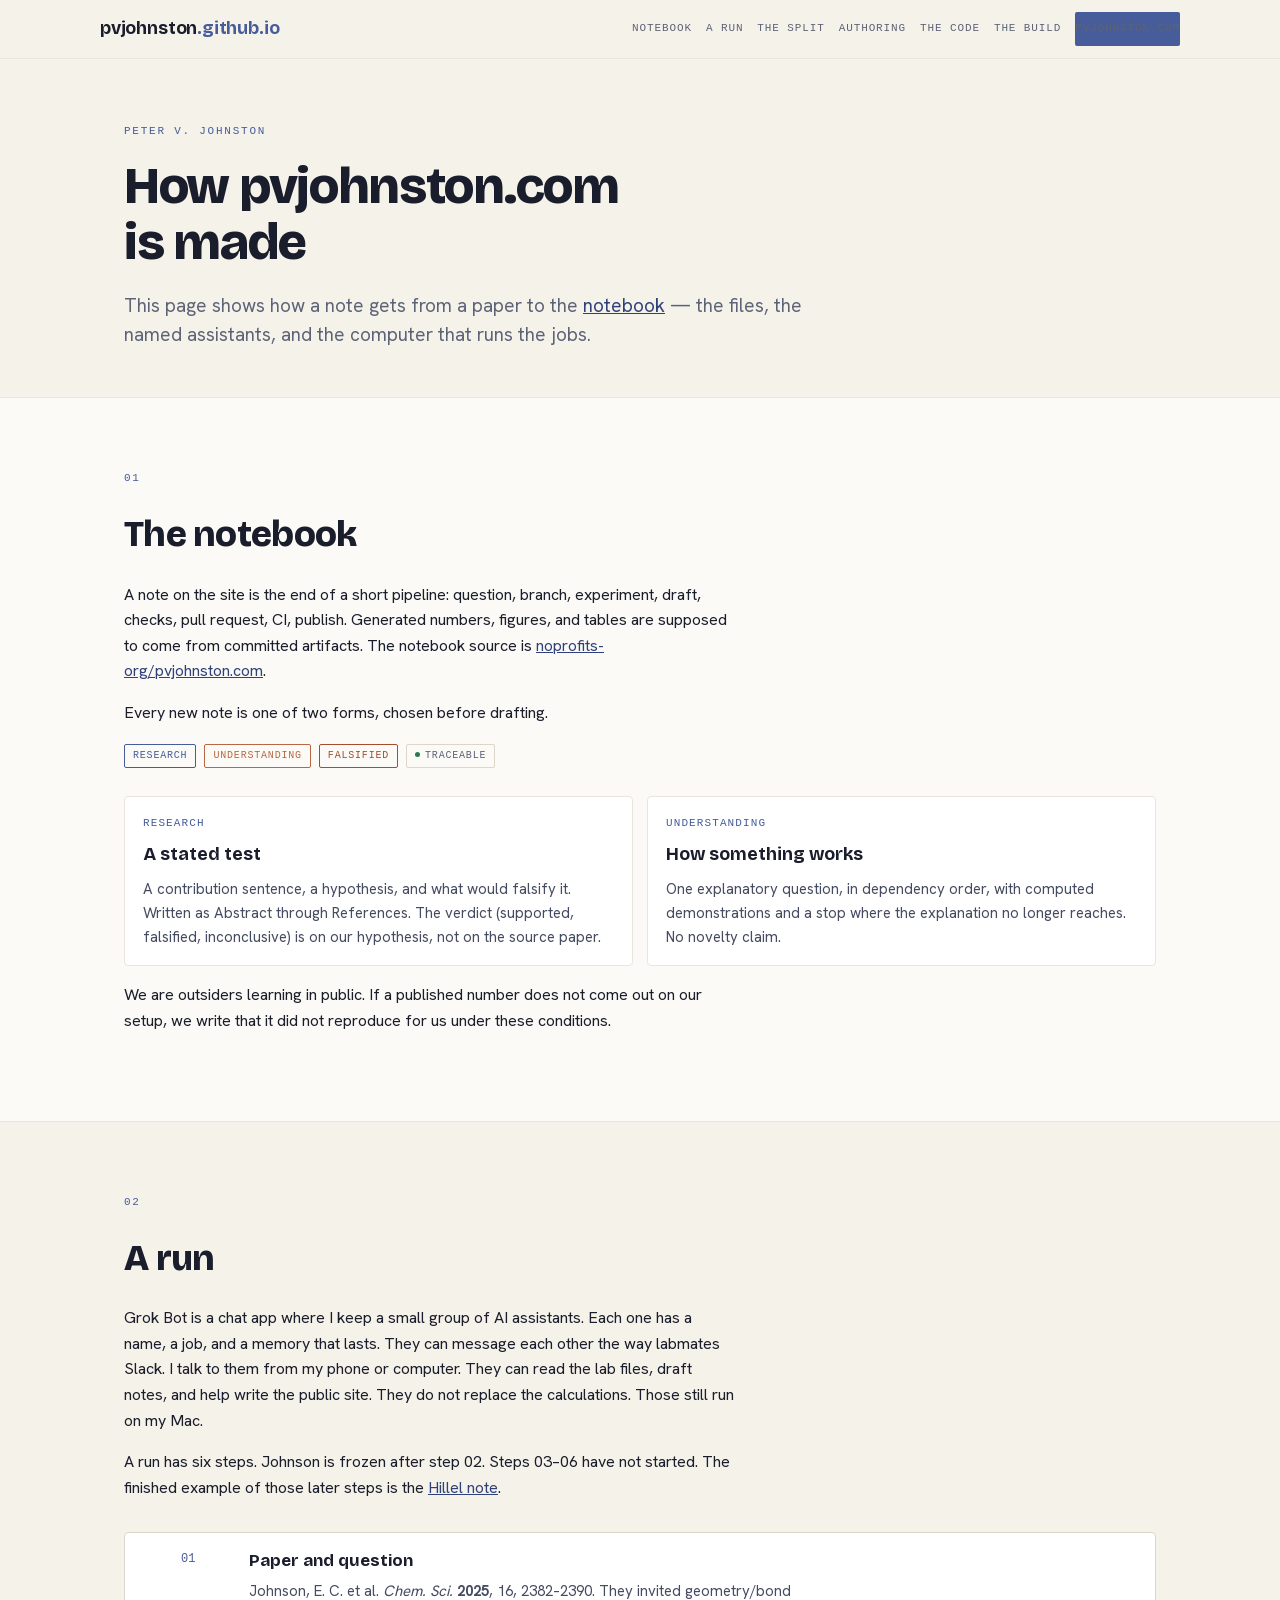
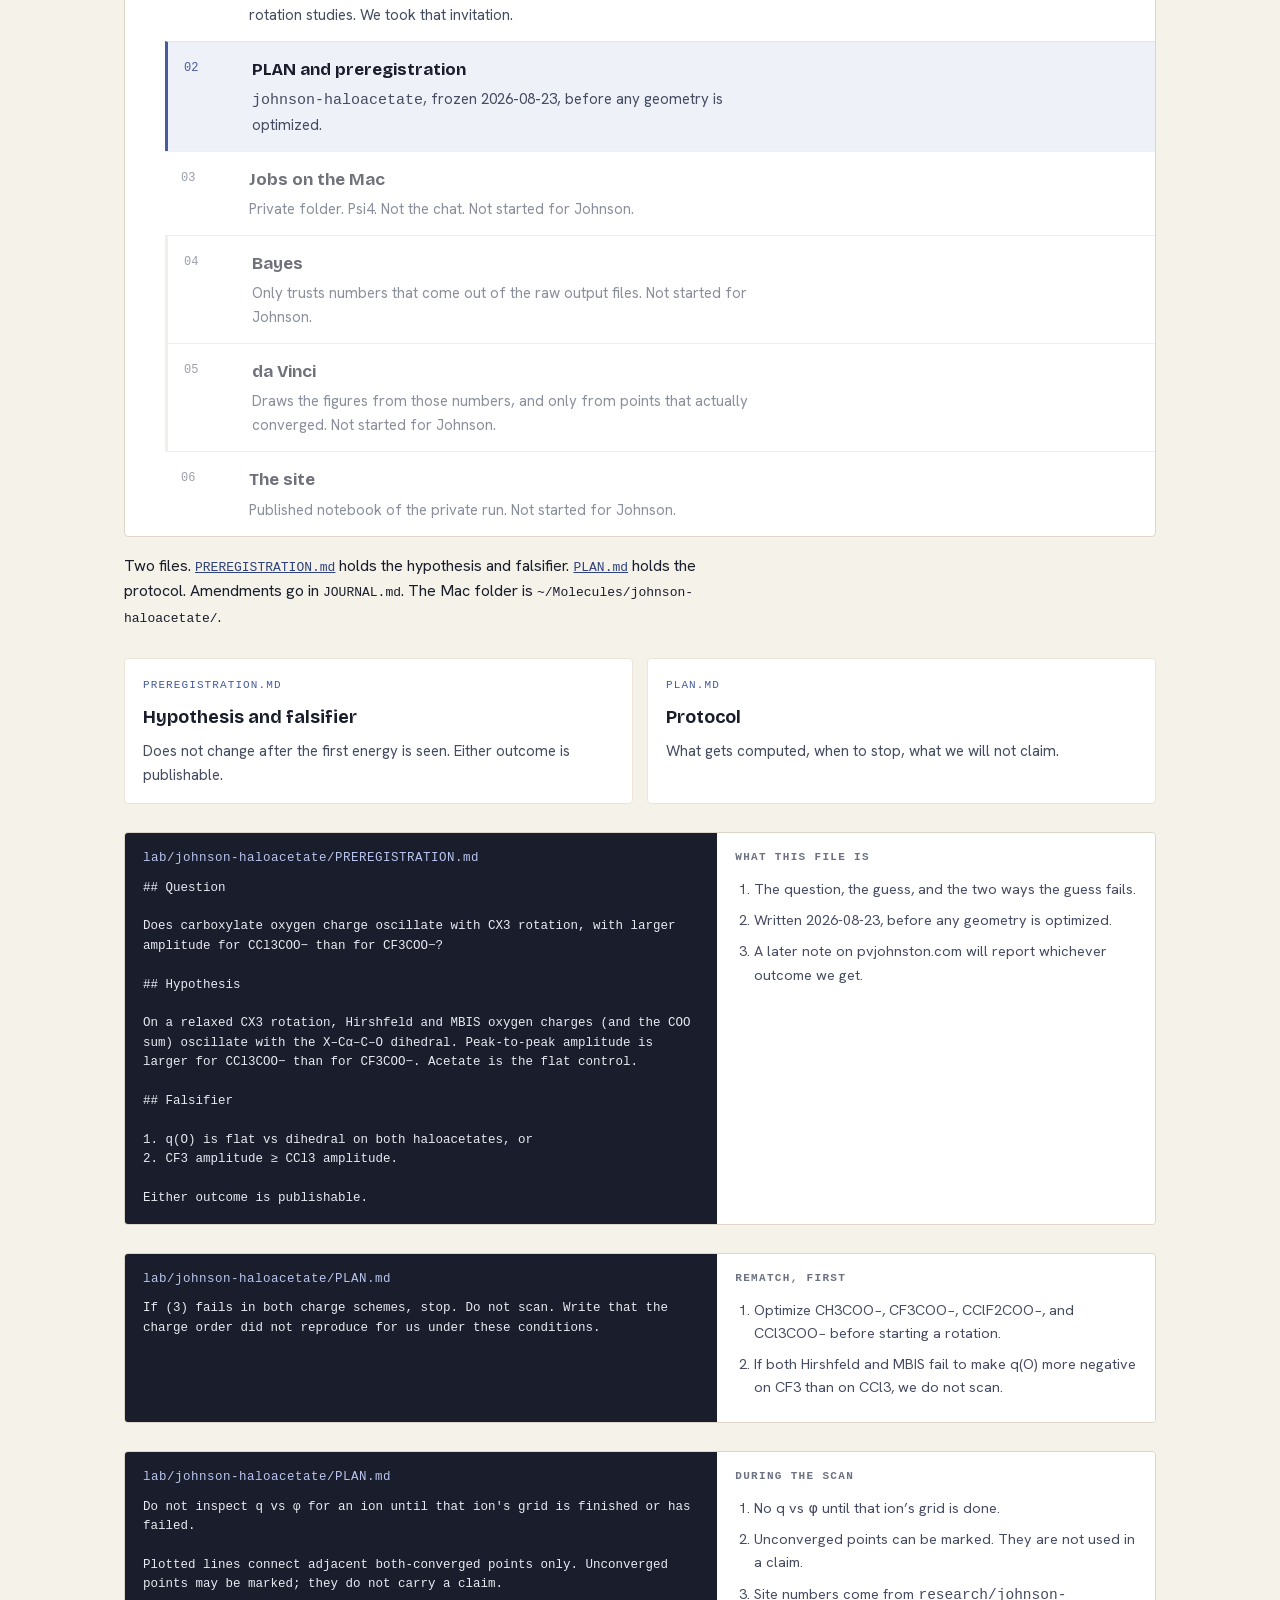
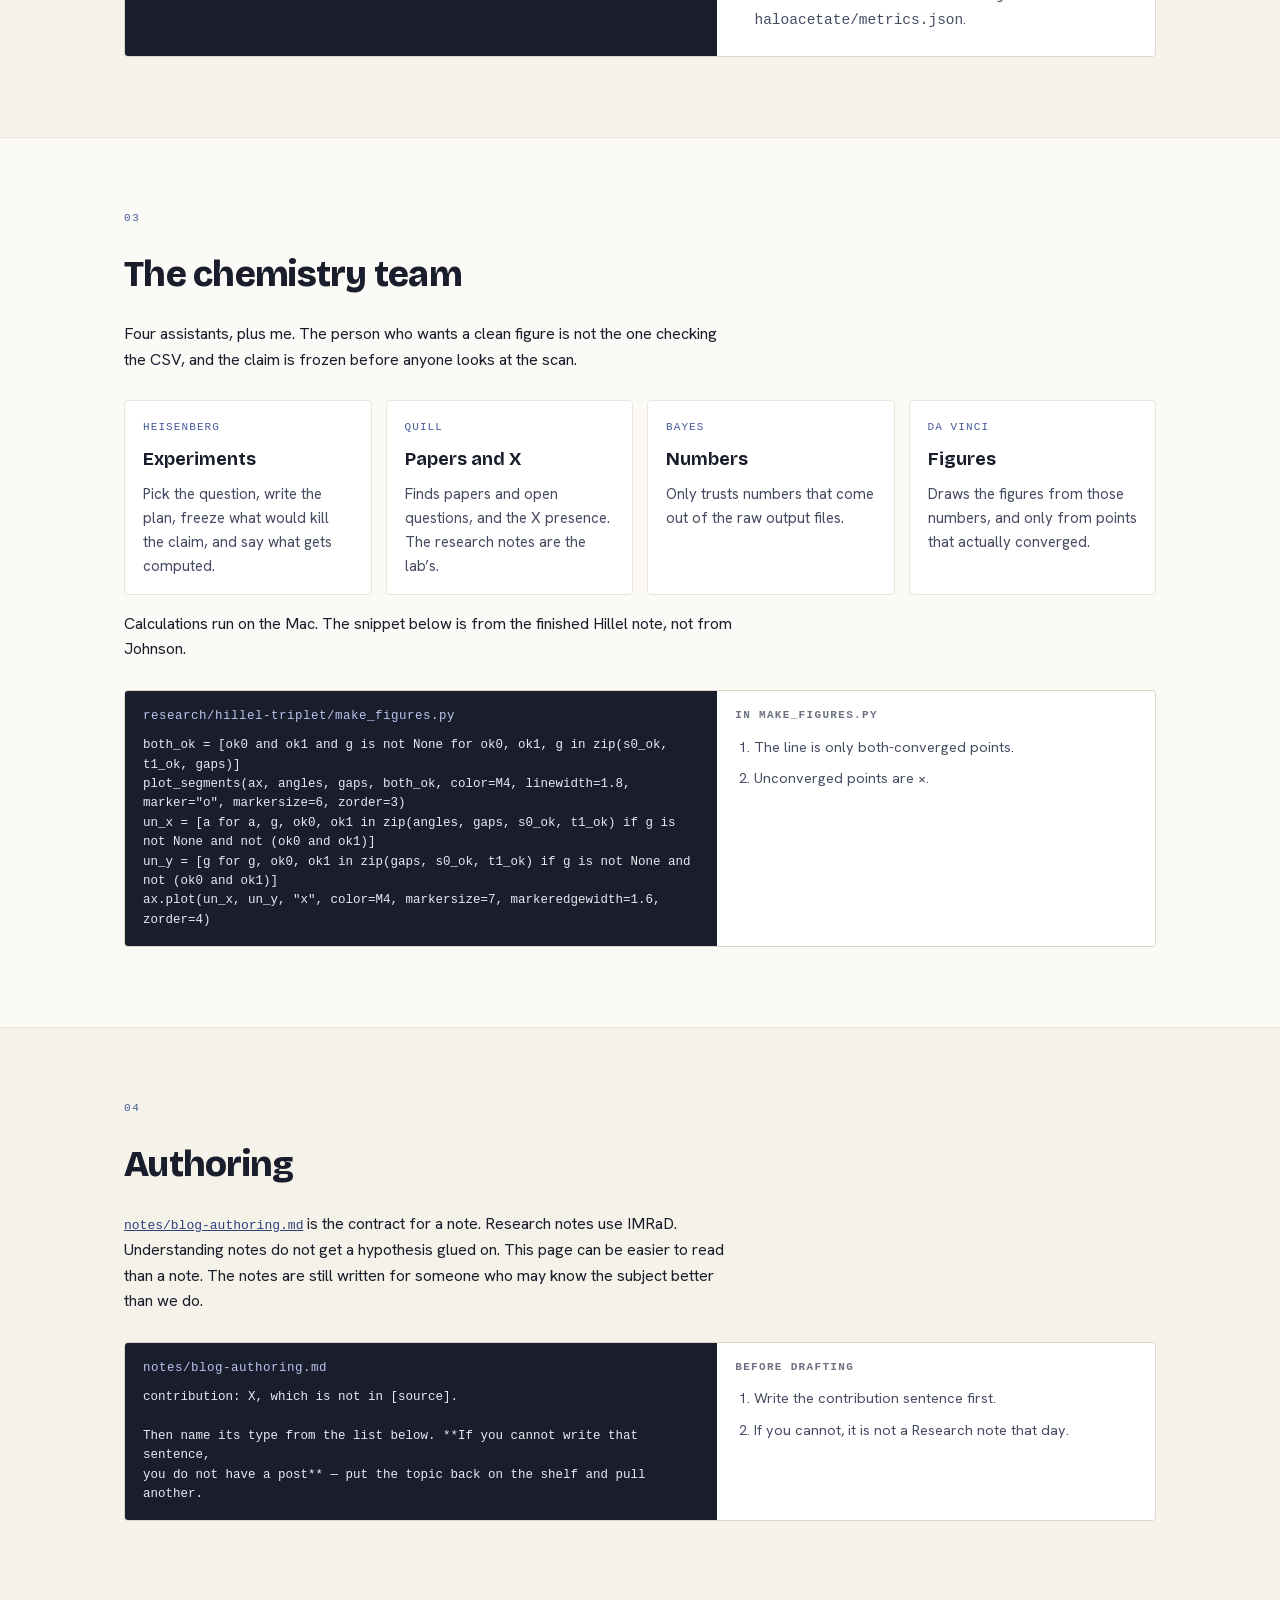
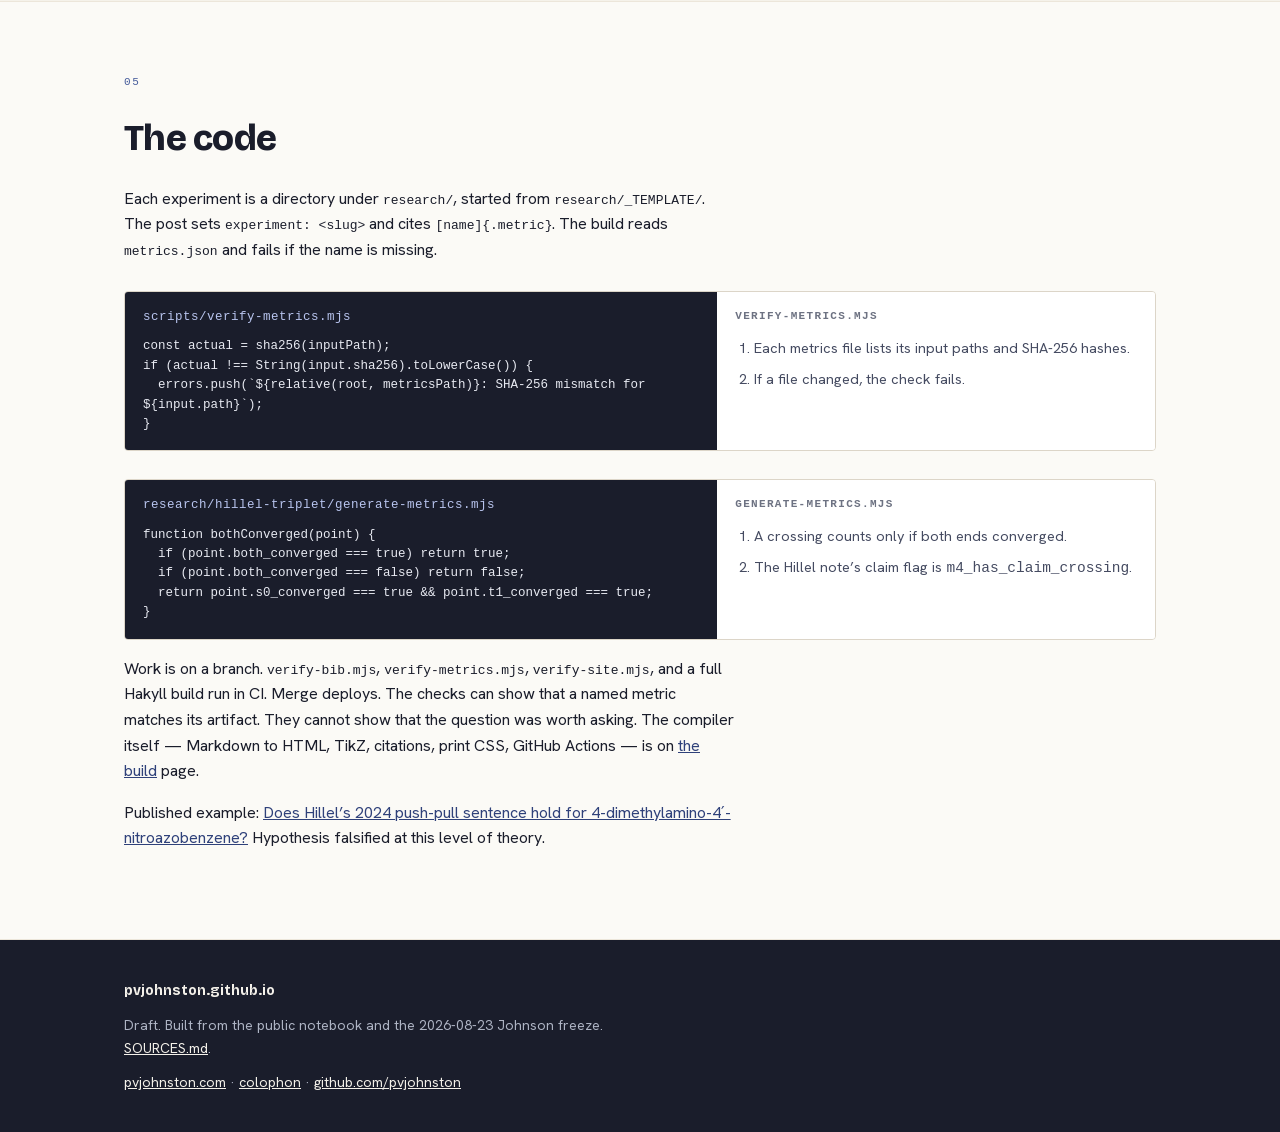
<file: index.html>
<!DOCTYPE html>
<html lang="en">
<head>
  <meta charset="utf-8">
  <meta name="viewport" content="width=device-width, initial-scale=1">
  <title>How pvjohnston.com is made</title>
  <meta name="description" content="How the research notebook at pvjohnston.com is made: authoring rules, the chemistry lab on Grok Bot, and the checks on the public site.">
  <link rel="stylesheet" href="styles.css">
</head>
<body>
  <a class="skip" href="#main">Skip to content</a>
  <header class="site-header">
    <div class="wrap header-bar">
      <a class="wordmark" href="./">pvjohnston<span>.github.io</span></a>
      <nav class="nav" aria-label="Sections">
        <a href="#notebook">Notebook</a>
        <a href="#run">A run</a>
        <a href="#split">The split</a>
        <a href="#authoring">Authoring</a>
        <a href="#code">The code</a>
        <a href="build.html">The build</a>
        <a class="nav-cta" href="https://pvjohnston.com">pvjohnston.com</a>
      </nav>
    </div>
  </header>

  <main id="main">
    <header class="hero">
      <div class="wrap">
        <p class="kicker">Peter V. Johnston</p>
        <h1>How pvjohnston.com is made</h1>
        <p class="lede">
          This page shows how a note gets from a paper to the
          <a href="https://pvjohnston.com">notebook</a> — the files, the named
          assistants, and the computer that runs the jobs.
        </p>
      </div>
    </header>

    <section class="section" id="notebook">
      <div class="wrap">
        <p class="kicker">01</p>
        <h2>The notebook</h2>
        <p>
          A note on the site is the end of a short pipeline: question, branch,
          experiment, draft, checks, pull request, CI, publish. Generated
          numbers, figures, and tables are supposed to come from committed
          artifacts. The notebook source is
          <a href="https://github.com/noprofits-org/pvjohnston.com">noprofits-org/pvjohnston.com</a>.
        </p>
        <p>
          Every new note is one of two forms, chosen before drafting.
        </p>
        <div class="badge-row">
          <span class="badge badge-research">research</span>
          <span class="badge badge-understanding">understanding</span>
          <span class="badge badge-falsified">falsified</span>
          <span class="badge badge-traceable">traceable</span>
        </div>
        <div class="cards cards-2">
          <article class="card">
            <p class="who">Research</p>
            <h3>A stated test</h3>
            <p>
              A contribution sentence, a hypothesis, and what would falsify it.
              Written as Abstract through References. The verdict
              (supported, falsified, inconclusive) is on our hypothesis, not
              on the source paper.
            </p>
          </article>
          <article class="card">
            <p class="who">Understanding</p>
            <h3>How something works</h3>
            <p>
              One explanatory question, in dependency order, with computed
              demonstrations and a stop where the explanation no longer
              reaches. No novelty claim.
            </p>
          </article>
        </div>
        <p>
          We are outsiders learning in public. If a published number does not
          come out on our setup, we write that it did not reproduce for us
          under these conditions.
        </p>
      </div>
    </section>

    <section class="section" id="run">
      <div class="wrap">
        <p class="kicker">02</p>
        <h2>A run</h2>
        <p>
          Grok Bot is a chat app where I keep a small group of AI assistants.
          Each one has a name, a job, and a memory that lasts. They can message
          each other the way labmates Slack. I talk to them from my phone or
          computer. They can read the lab files, draft notes, and help write
          the public site. They do not replace the calculations. Those still
          run on my Mac.
        </p>
        <p>
          A run has six steps. Johnson is frozen after step 02. Steps 03–06
          have not started. The finished example of those later steps is the
          <a href="https://pvjohnston.com/posts/2026-08-22-does-push-pull-abolish-the-s0-t1-crossing.html">Hillel note</a>.
        </p>
        <ol class="pipeline" aria-label="A chemistry run">
          <li class="step">
            <span class="step-n">01</span>
            <div>
              <h3>Paper and question</h3>
              <p>Johnson, E. C. et al. <em>Chem. Sci.</em> <strong>2025</strong>, 16, 2382–2390. They invited geometry/bond rotation studies. We took that invitation.</p>
            </div>
          </li>
          <li class="step gate">
            <span class="step-n">02</span>
            <div>
              <h3>PLAN and preregistration</h3>
              <p><code>johnson-haloacetate</code>, frozen 2026-08-23, before any geometry is optimized.</p>
            </div>
          </li>
          <li class="step pending">
            <span class="step-n">03</span>
            <div>
              <h3>Jobs on the Mac</h3>
              <p>Private folder. Psi4. Not the chat. Not started for Johnson.</p>
            </div>
          </li>
          <li class="step gate pending">
            <span class="step-n">04</span>
            <div>
              <h3>Bayes</h3>
              <p>Only trusts numbers that come out of the raw output files. Not started for Johnson.</p>
            </div>
          </li>
          <li class="step gate pending">
            <span class="step-n">05</span>
            <div>
              <h3>da Vinci</h3>
              <p>Draws the figures from those numbers, and only from points that actually converged. Not started for Johnson.</p>
            </div>
          </li>
          <li class="step pending">
            <span class="step-n">06</span>
            <div>
              <h3>The site</h3>
              <p>Published notebook of the private run. Not started for Johnson.</p>
            </div>
          </li>
        </ol>
        <p>
          Two files.
          <a href="lab/johnson-haloacetate/PREREGISTRATION.md"><code>PREREGISTRATION.md</code></a>
          holds the hypothesis and falsifier.
          <a href="lab/johnson-haloacetate/PLAN.md"><code>PLAN.md</code></a>
          holds the protocol. Amendments go in <code>JOURNAL.md</code>.
          The Mac folder is <code>~/Molecules/johnson-haloacetate/</code>.
        </p>
        <div class="cards cards-2">
          <article class="card">
            <p class="who">PREREGISTRATION.md</p>
            <h3>Hypothesis and falsifier</h3>
            <p>Does not change after the first energy is seen. Either outcome is publishable.</p>
          </article>
          <article class="card">
            <p class="who">PLAN.md</p>
            <h3>Protocol</h3>
            <p>What gets computed, when to stop, what we will not claim.</p>
          </article>
        </div>
        <div class="pair">
          <pre class="pair-code"><span class="file">lab/johnson-haloacetate/PREREGISTRATION.md</span>## Question

Does carboxylate oxygen charge oscillate with CX3 rotation, with larger amplitude for CCl3COO− than for CF3COO−?

## Hypothesis

On a relaxed CX3 rotation, Hirshfeld and MBIS oxygen charges (and the COO sum) oscillate with the X–Cα–C–O dihedral. Peak-to-peak amplitude is larger for CCl3COO− than for CF3COO−. Acetate is the flat control.

## Falsifier

1. q(O) is flat vs dihedral on both haloacetates, or
2. CF3 amplitude ≥ CCl3 amplitude.

Either outcome is publishable.</pre>
          <div class="pair-en">
            <h3>What this file is</h3>
            <ol>
              <li>The question, the guess, and the two ways the guess fails.</li>
              <li>Written 2026-08-23, before any geometry is optimized.</li>
              <li>A later note on pvjohnston.com will report whichever outcome we get.</li>
            </ol>
          </div>
        </div>
        <div class="pair">
          <pre class="pair-code"><span class="file">lab/johnson-haloacetate/PLAN.md</span>If (3) fails in both charge schemes, stop. Do not scan. Write that the charge order did not reproduce for us under these conditions.</pre>
          <div class="pair-en">
            <h3>Rematch, first</h3>
            <ol>
              <li>Optimize CH3COO−, CF3COO−, CClF2COO−, and CCl3COO− before starting a rotation.</li>
              <li>If both Hirshfeld and MBIS fail to make q(O) more negative on CF3 than on CCl3, we do not scan.</li>
            </ol>
          </div>
        </div>
        <div class="pair">
          <pre class="pair-code"><span class="file">lab/johnson-haloacetate/PLAN.md</span>Do not inspect q vs φ for an ion until that ion's grid is finished or has failed.

Plotted lines connect adjacent both-converged points only. Unconverged points may be marked; they do not carry a claim.</pre>
          <div class="pair-en">
            <h3>During the scan</h3>
            <ol>
              <li>No q vs φ until that ion’s grid is done.</li>
              <li>Unconverged points can be marked. They are not used in a claim.</li>
              <li>Site numbers come from <code>research/johnson-haloacetate/metrics.json</code>.</li>
            </ol>
          </div>
        </div>
      </div>
    </section>

    <section class="section" id="split">
      <div class="wrap">
        <p class="kicker">03</p>
        <h2>The chemistry team</h2>
        <p>
          Four assistants, plus me. The person who wants a clean figure is not
          the one checking the CSV, and the claim is frozen before anyone looks
          at the scan.
        </p>
        <div class="cards cards-4">
          <article class="card">
            <p class="who">Heisenberg</p>
            <h3>Experiments</h3>
            <p>Pick the question, write the plan, freeze what would kill the claim, and say what gets computed.</p>
          </article>
          <article class="card">
            <p class="who">Quill</p>
            <h3>Papers and X</h3>
            <p>Finds papers and open questions, and the X presence. The research notes are the lab’s.</p>
          </article>
          <article class="card">
            <p class="who">Bayes</p>
            <h3>Numbers</h3>
            <p>Only trusts numbers that come out of the raw output files.</p>
          </article>
          <article class="card">
            <p class="who">da Vinci</p>
            <h3>Figures</h3>
            <p>Draws the figures from those numbers, and only from points that actually converged.</p>
          </article>
        </div>
        <p>
          Calculations run on the Mac. The snippet below is from the finished
          Hillel note, not from Johnson.
        </p>
        <div class="pair">
          <pre class="pair-code"><span class="file">research/hillel-triplet/make_figures.py</span>both_ok = [ok0 and ok1 and g is not None for ok0, ok1, g in zip(s0_ok, t1_ok, gaps)]
plot_segments(ax, angles, gaps, both_ok, color=M4, linewidth=1.8, marker="o", markersize=6, zorder=3)
un_x = [a for a, g, ok0, ok1 in zip(angles, gaps, s0_ok, t1_ok) if g is not None and not (ok0 and ok1)]
un_y = [g for g, ok0, ok1 in zip(gaps, s0_ok, t1_ok) if g is not None and not (ok0 and ok1)]
ax.plot(un_x, un_y, "x", color=M4, markersize=7, markeredgewidth=1.6, zorder=4)</pre>
          <div class="pair-en">
            <h3>In make_figures.py</h3>
            <ol>
              <li>The line is only both-converged points.</li>
              <li>Unconverged points are ×.</li>
            </ol>
          </div>
        </div>
      </div>
    </section>

    <section class="section" id="authoring">
      <div class="wrap">
        <p class="kicker">04</p>
        <h2>Authoring</h2>
        <p>
          <a href="https://github.com/noprofits-org/pvjohnston.com/blob/main/notes/blog-authoring.md"><code>notes/blog-authoring.md</code></a>
          is the contract for a note. Research notes use IMRaD. Understanding
          notes do not get a hypothesis glued on. This page can be easier to
          read than a note. The notes are still written for someone who may
          know the subject better than we do.
        </p>
        <div class="pair">
          <pre class="pair-code"><span class="file">notes/blog-authoring.md</span>contribution: X, which is not in [source].

Then name its type from the list below. **If you cannot write that sentence,
you do not have a post** — put the topic back on the shelf and pull another.</pre>
          <div class="pair-en">
            <h3>Before drafting</h3>
            <ol>
              <li>Write the contribution sentence first.</li>
              <li>If you cannot, it is not a Research note that day.</li>
            </ol>
          </div>
        </div>
      </div>
    </section>

    <section class="section" id="code">
      <div class="wrap">
        <p class="kicker">05</p>
        <h2>The code</h2>
        <p>
          Each experiment is a directory under <code>research/</code>, started
          from <code>research/_TEMPLATE/</code>. The post sets
          <code>experiment: &lt;slug&gt;</code> and cites
          <code>[name]{.metric}</code>. The build reads
          <code>metrics.json</code> and fails if the name is missing.
        </p>
        <div class="pair">
          <pre class="pair-code"><span class="file">scripts/verify-metrics.mjs</span>const actual = sha256(inputPath);
if (actual !== String(input.sha256).toLowerCase()) {
  errors.push(`${relative(root, metricsPath)}: SHA-256 mismatch for ${input.path}`);
}</pre>
          <div class="pair-en">
            <h3>verify-metrics.mjs</h3>
            <ol>
              <li>Each metrics file lists its input paths and SHA-256 hashes.</li>
              <li>If a file changed, the check fails.</li>
            </ol>
          </div>
        </div>
        <div class="pair">
          <pre class="pair-code"><span class="file">research/hillel-triplet/generate-metrics.mjs</span>function bothConverged(point) {
  if (point.both_converged === true) return true;
  if (point.both_converged === false) return false;
  return point.s0_converged === true && point.t1_converged === true;
}</pre>
          <div class="pair-en">
            <h3>generate-metrics.mjs</h3>
            <ol>
              <li>A crossing counts only if both ends converged.</li>
              <li>The Hillel note’s claim flag is <code>m4_has_claim_crossing</code>.</li>
            </ol>
          </div>
        </div>
        <p>
          Work is on a branch. <code>verify-bib.mjs</code>,
          <code>verify-metrics.mjs</code>, <code>verify-site.mjs</code>, and a
          full Hakyll build run in CI. Merge deploys. The checks can show that
          a named metric matches its artifact. They cannot show that the
          question was worth asking. The compiler itself — Markdown to HTML,
          TikZ, citations, print CSS, GitHub Actions — is on
          <a href="build.html">the build</a> page.
        </p>
        <p>
          Published example:
          <a href="https://pvjohnston.com/posts/2026-08-22-does-push-pull-abolish-the-s0-t1-crossing.html">Does Hillel’s 2024 push-pull sentence hold for 4-dimethylamino-4′-nitroazobenzene?</a>
          Hypothesis falsified at this level of theory.
        </p>
      </div>
    </section>
  </main>

  <footer>
    <div class="wrap">
      <p class="footer-word">pvjohnston.github.io</p>
      <p>
        Draft. Built from the public notebook and the 2026-08-23 Johnson freeze.
        <a href="SOURCES.md">SOURCES.md</a>.
      </p>
      <p>
        <a href="https://pvjohnston.com">pvjohnston.com</a>
        ·
        <a href="https://pvjohnston.com/colophon.html">colophon</a>
        ·
        <a href="https://github.com/pvjohnston">github.com/pvjohnston</a>
      </p>
    </div>
  </footer>
  <script src="main.js"></script>
</body>
</html>
</file>
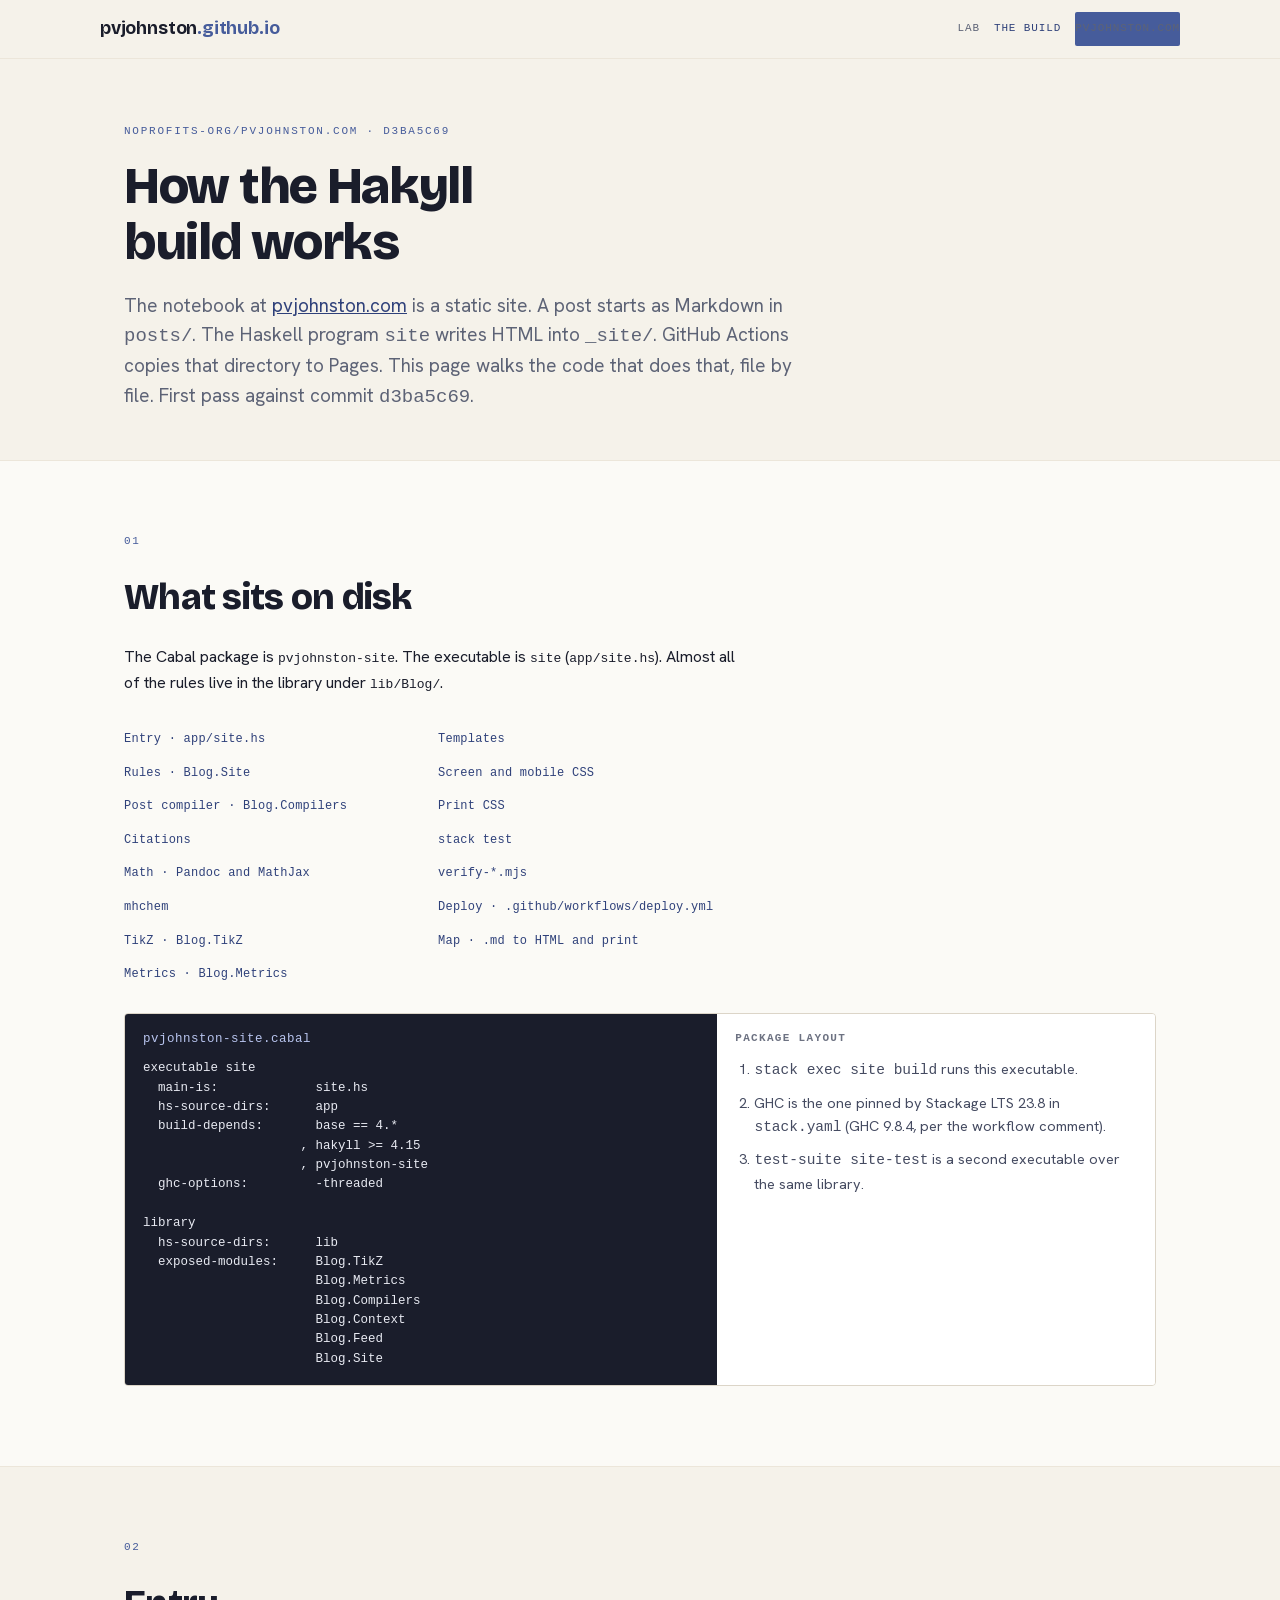
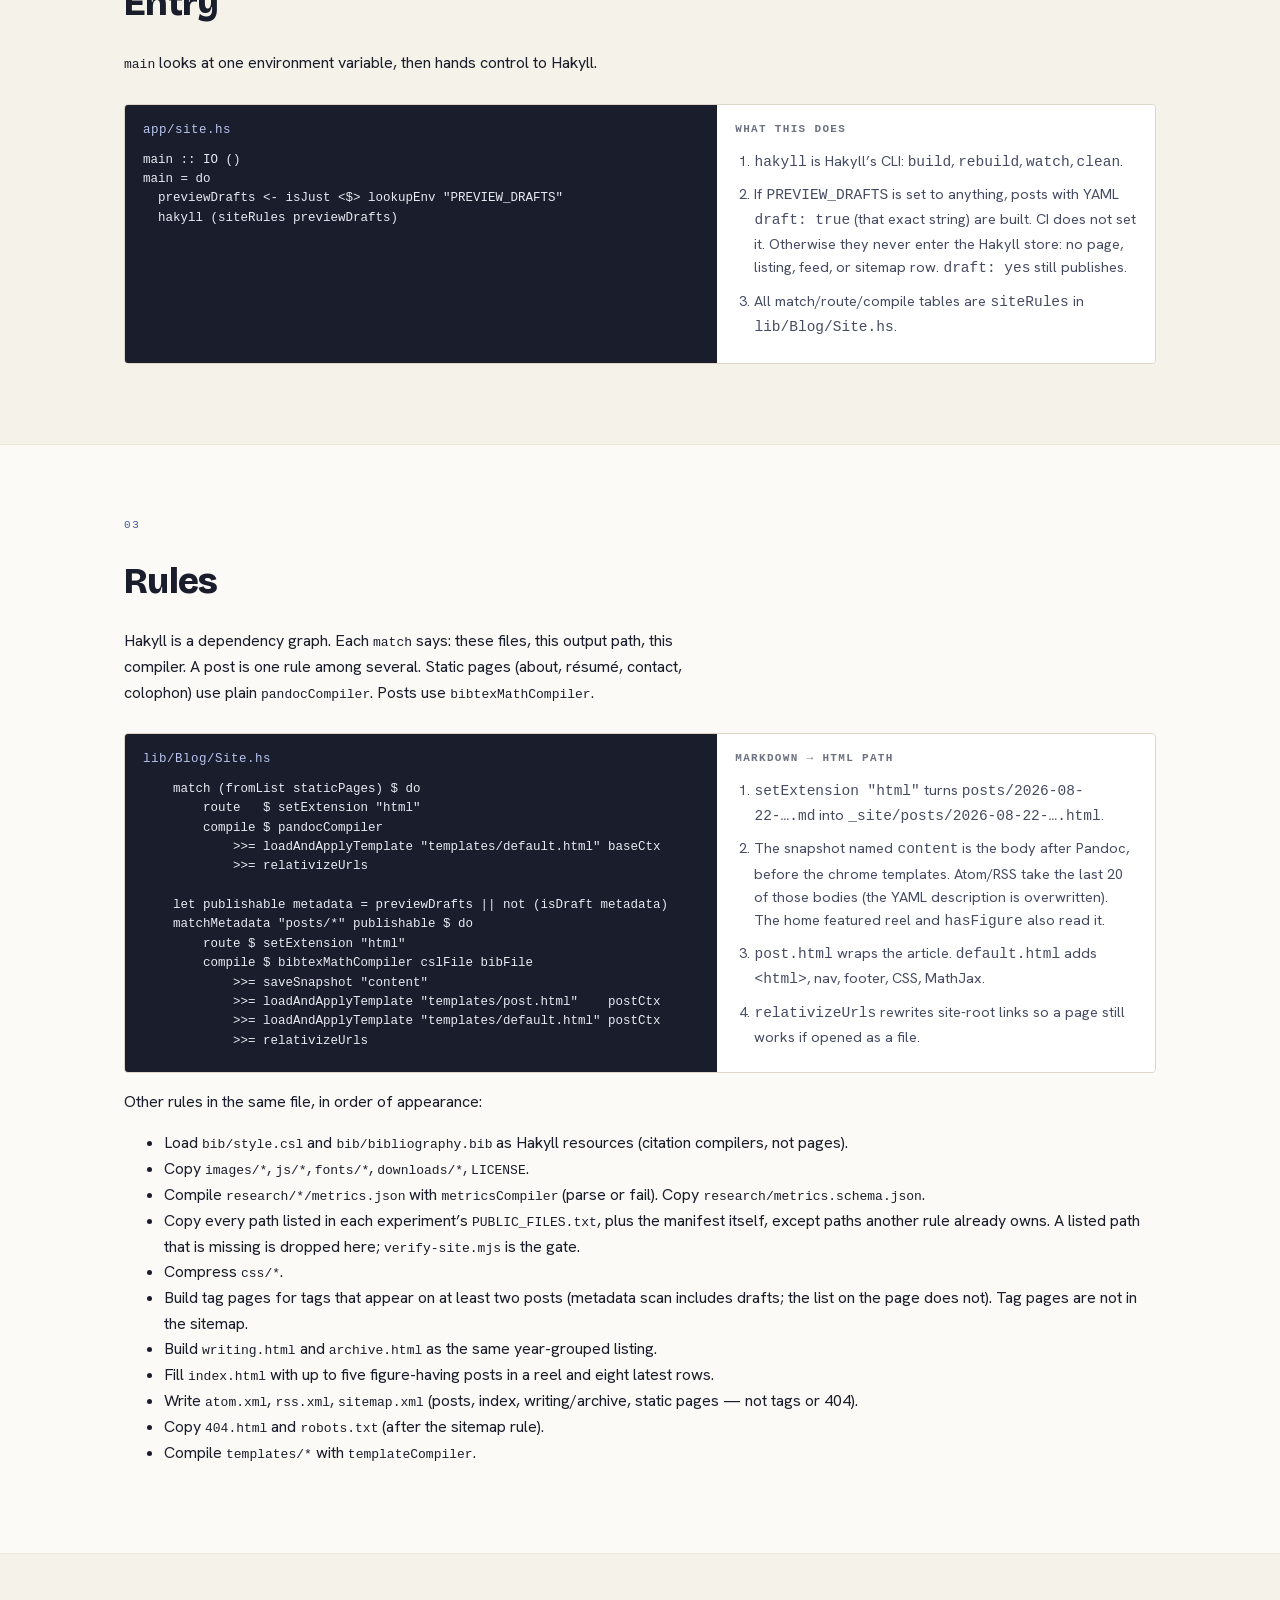
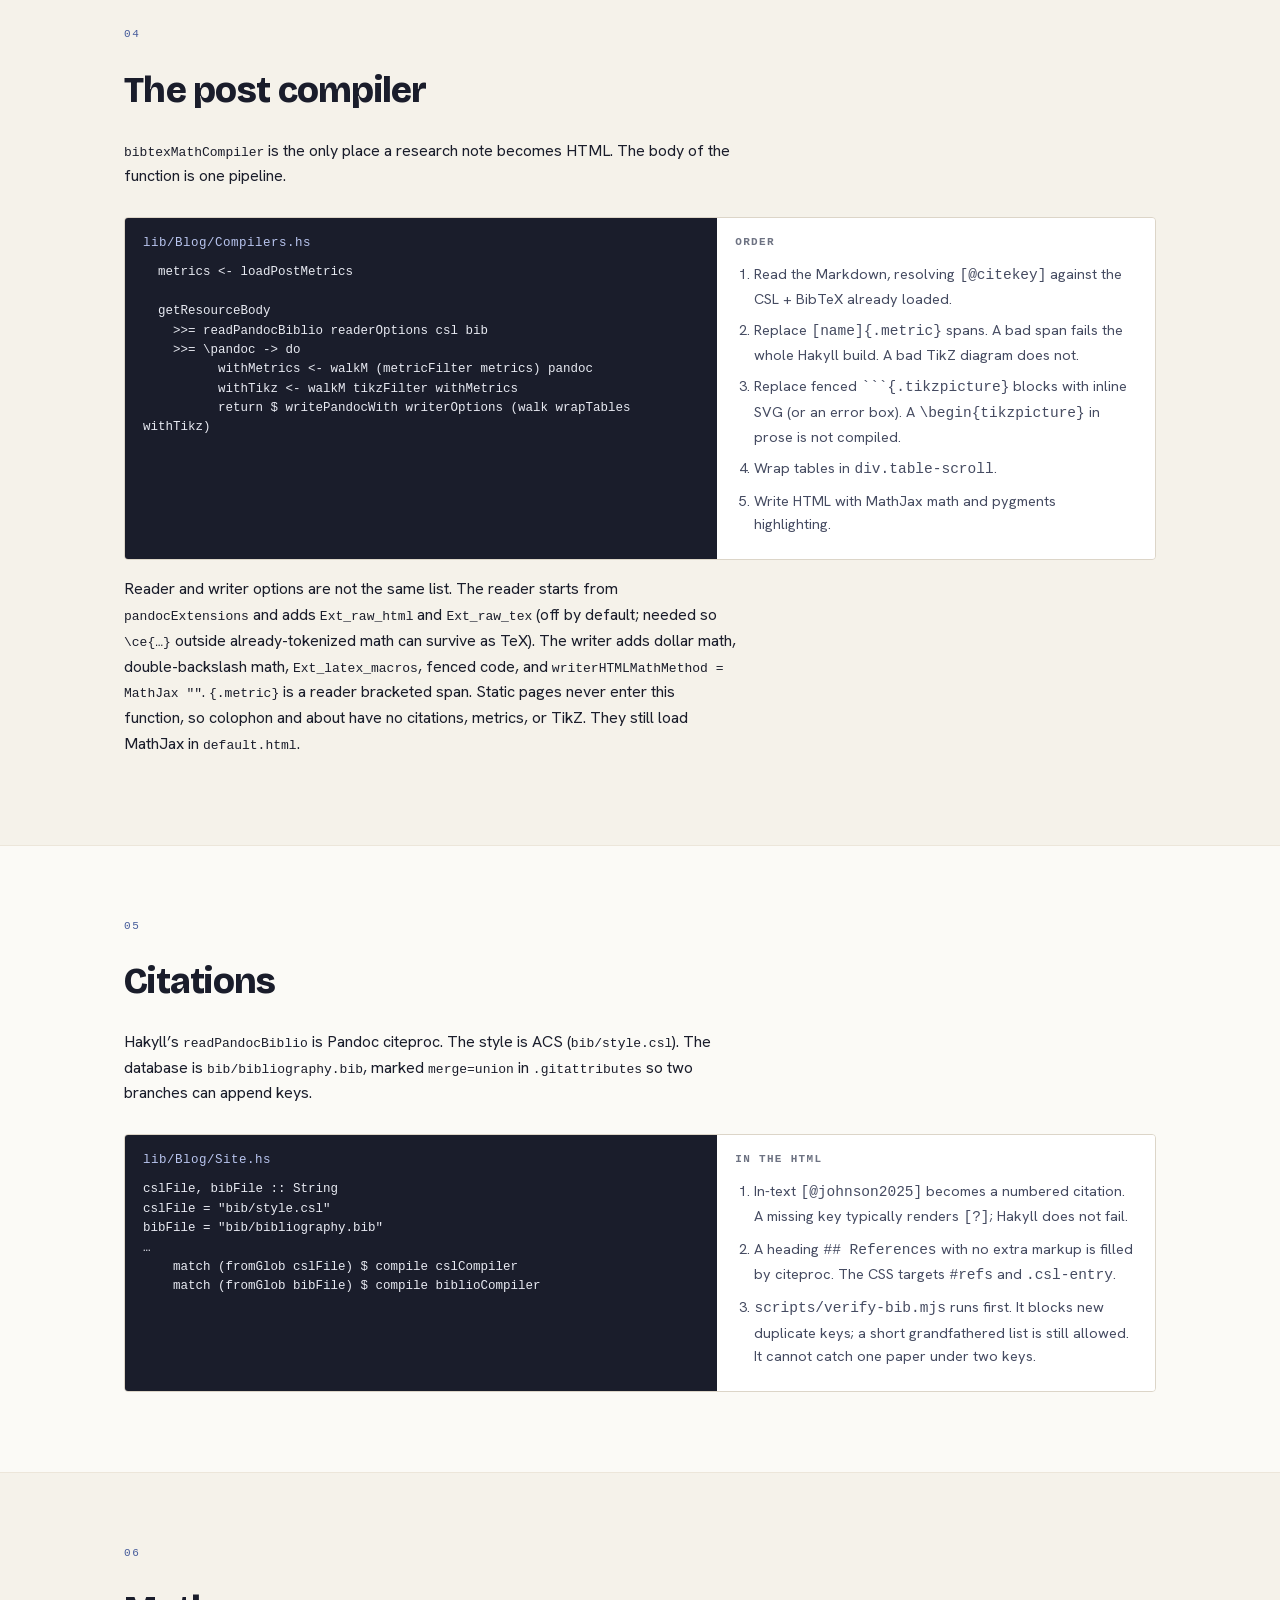
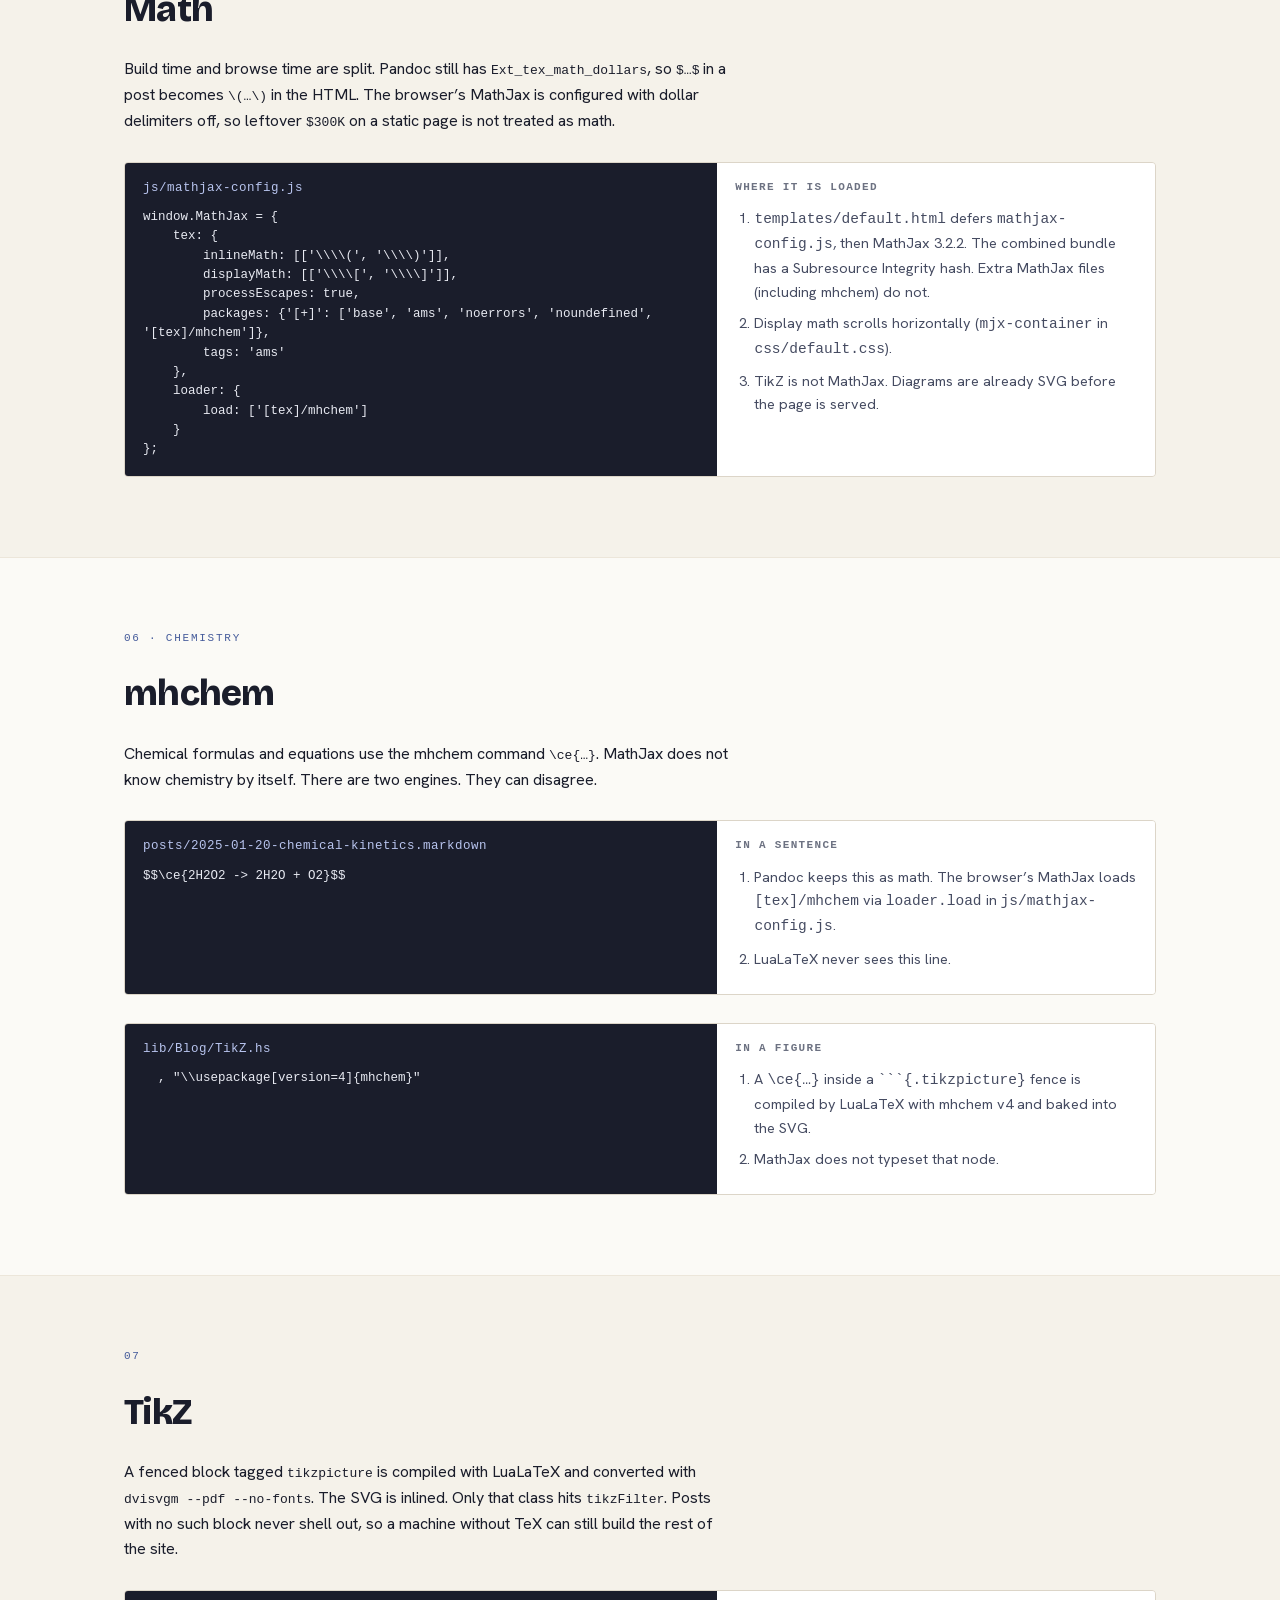
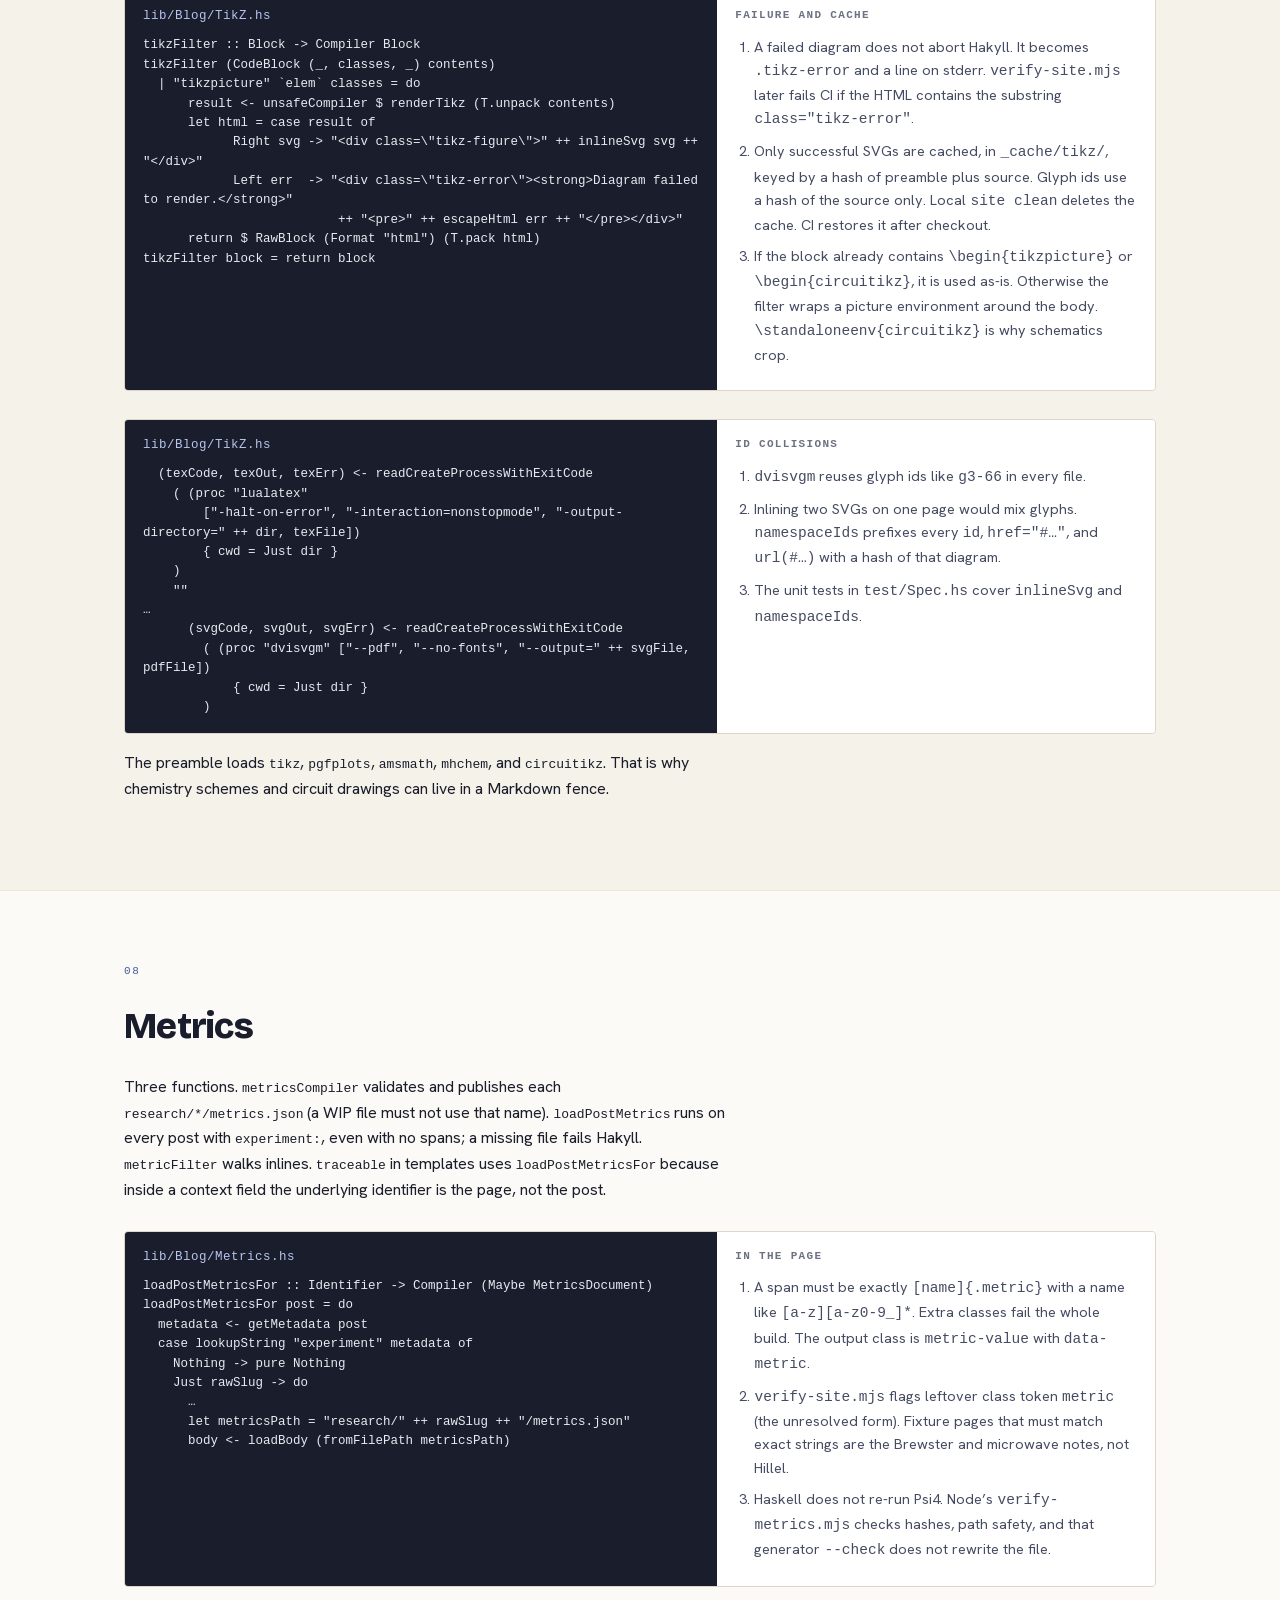
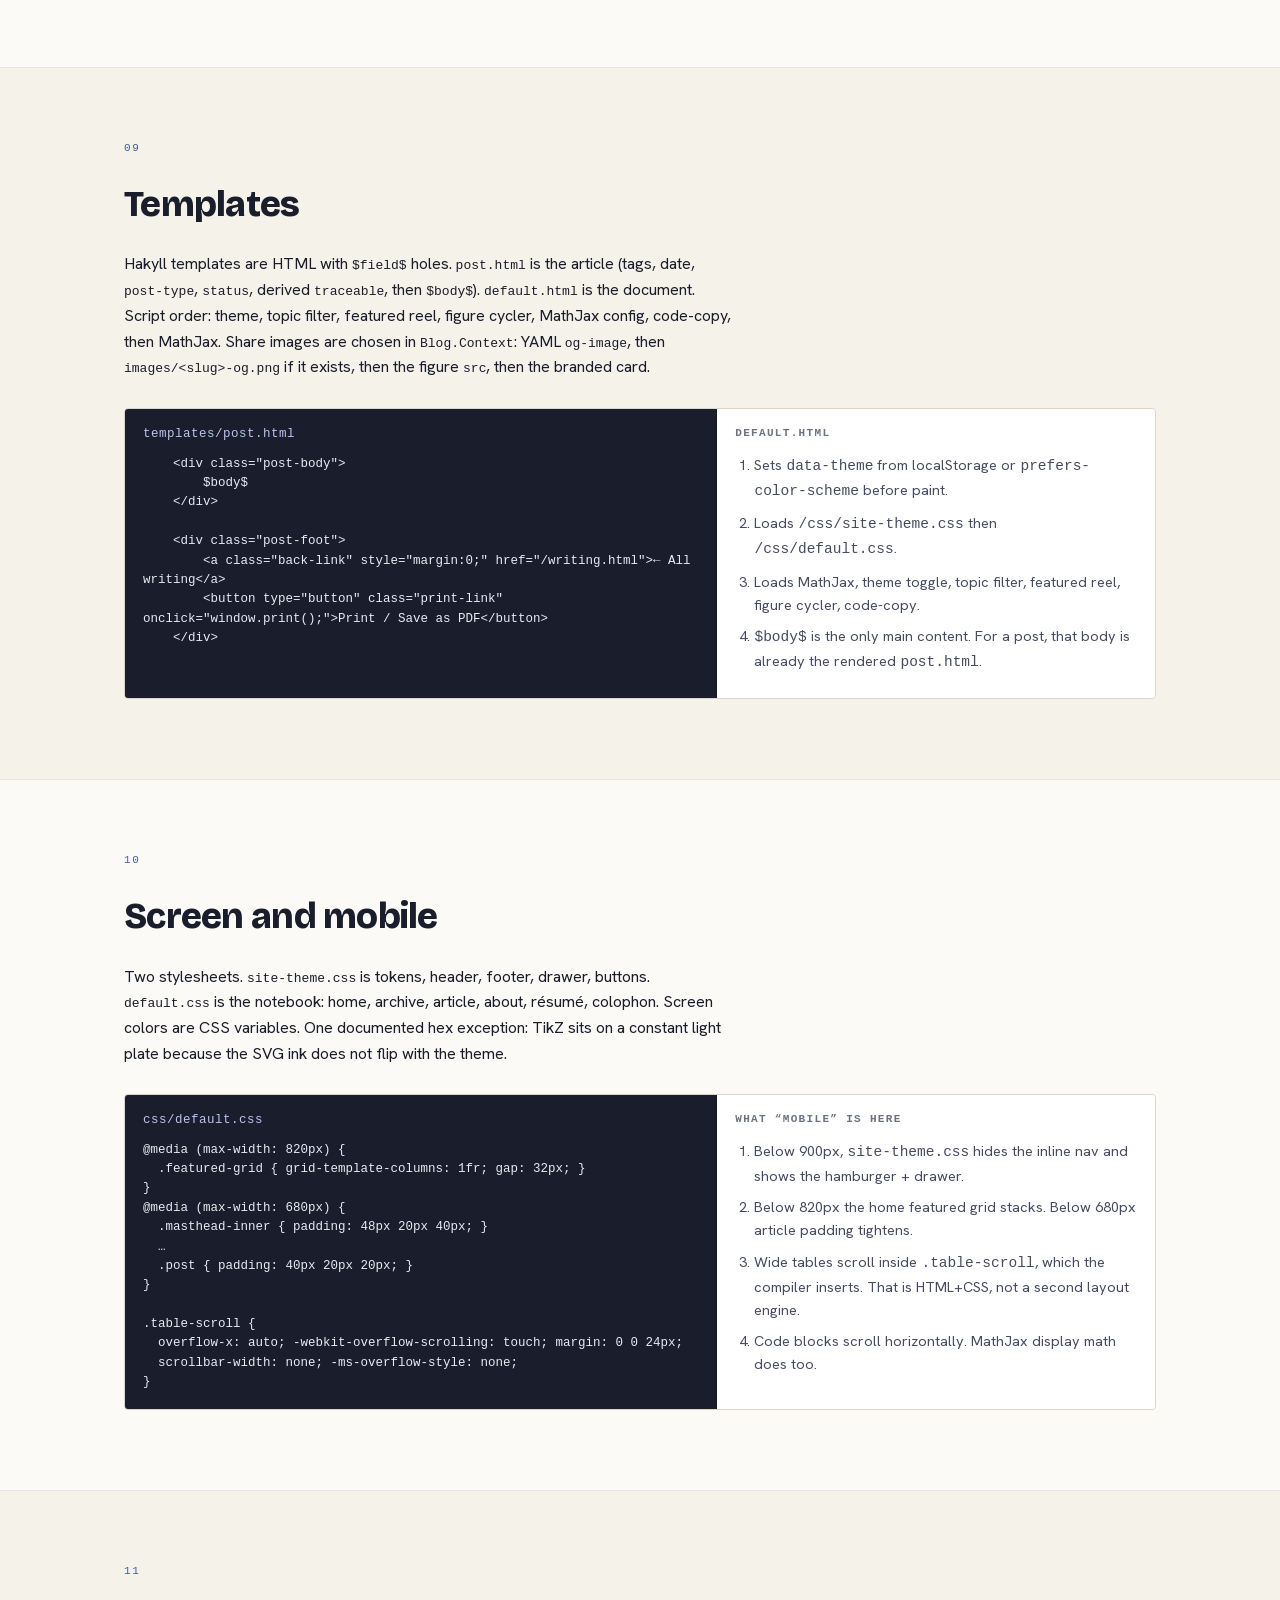
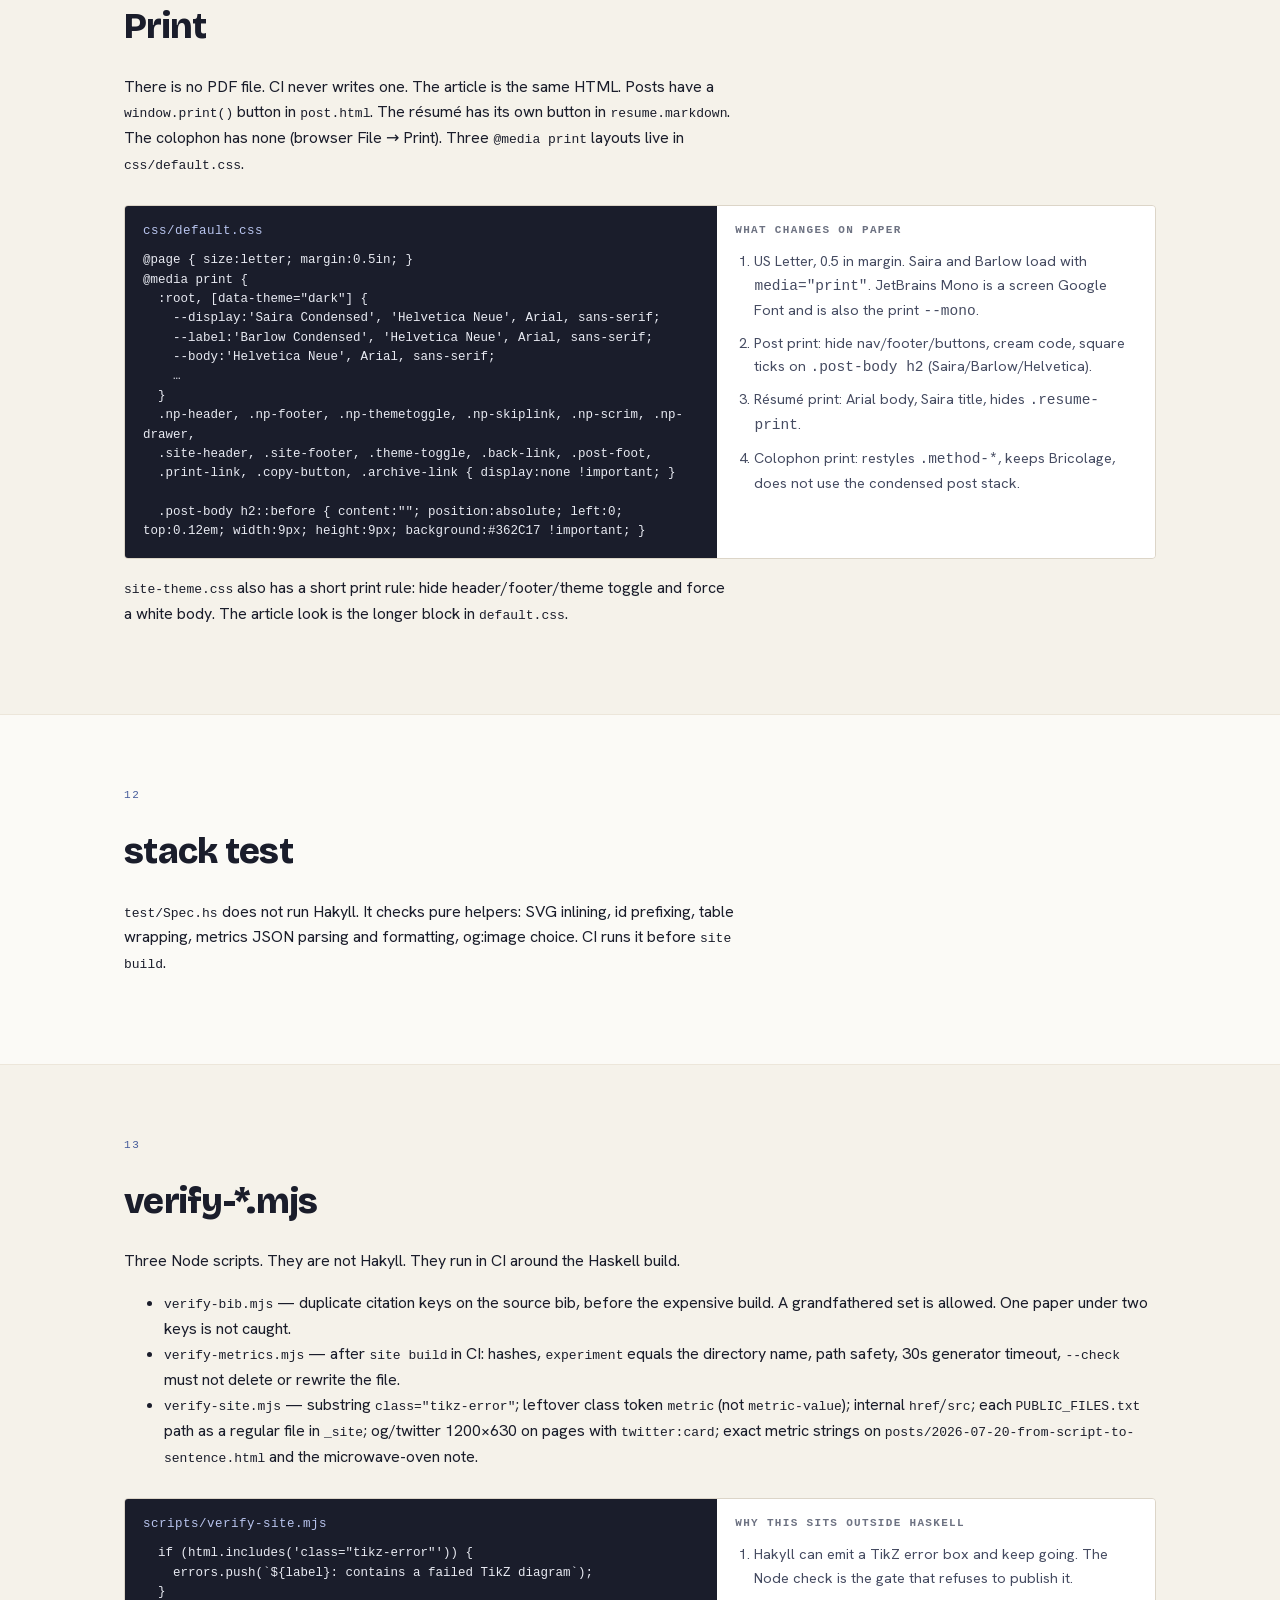
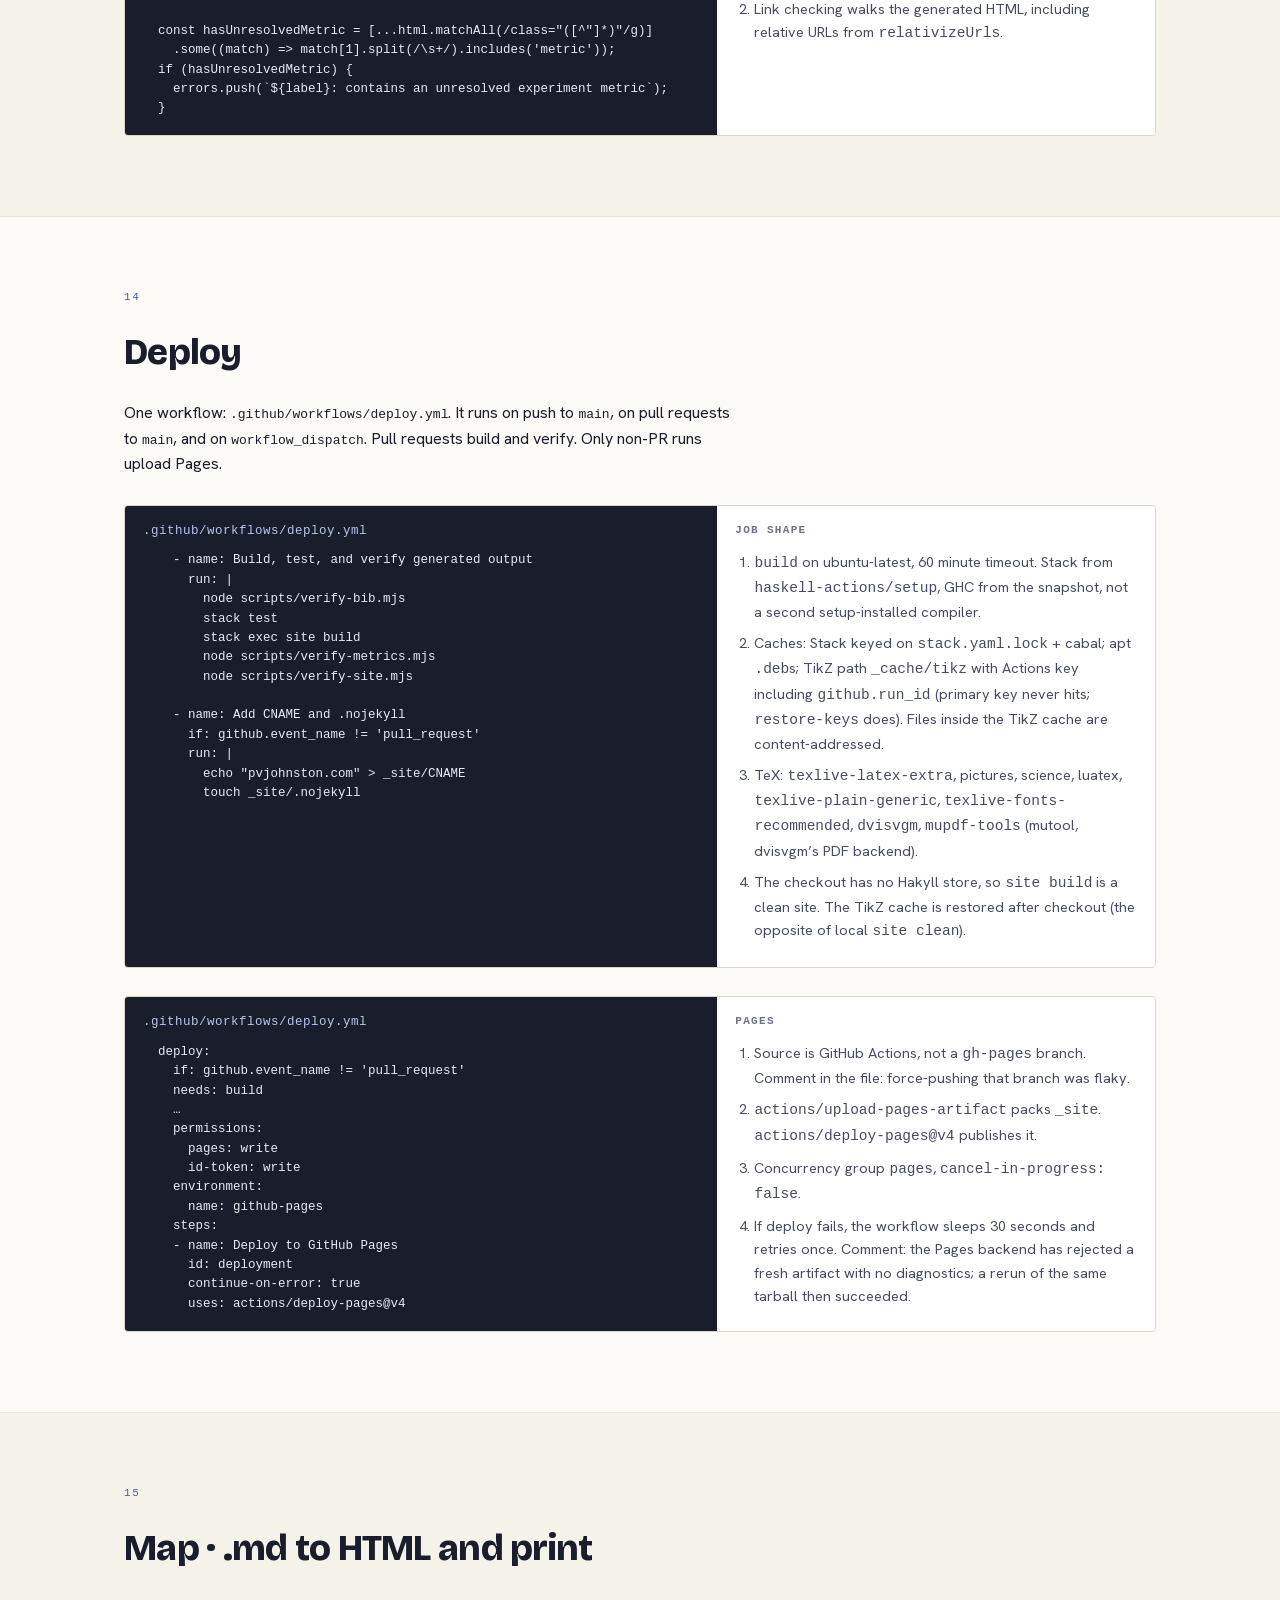
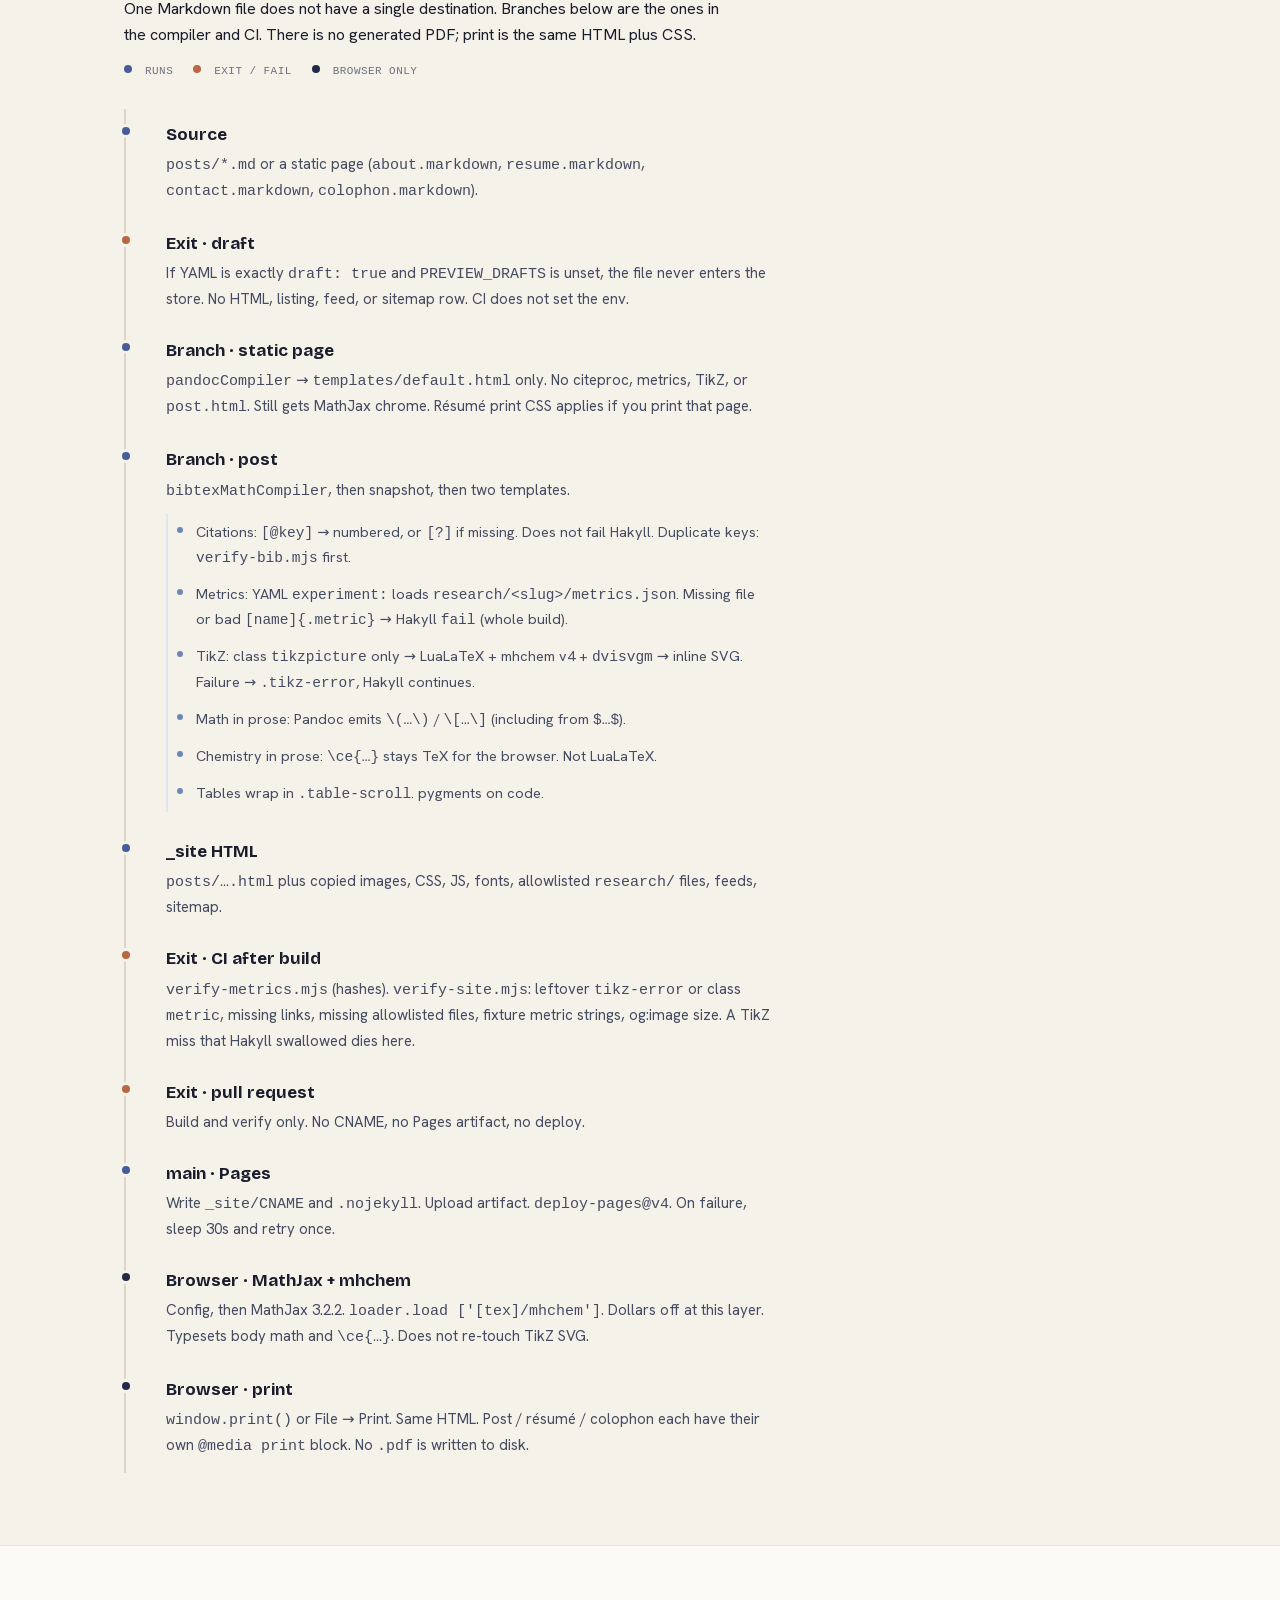
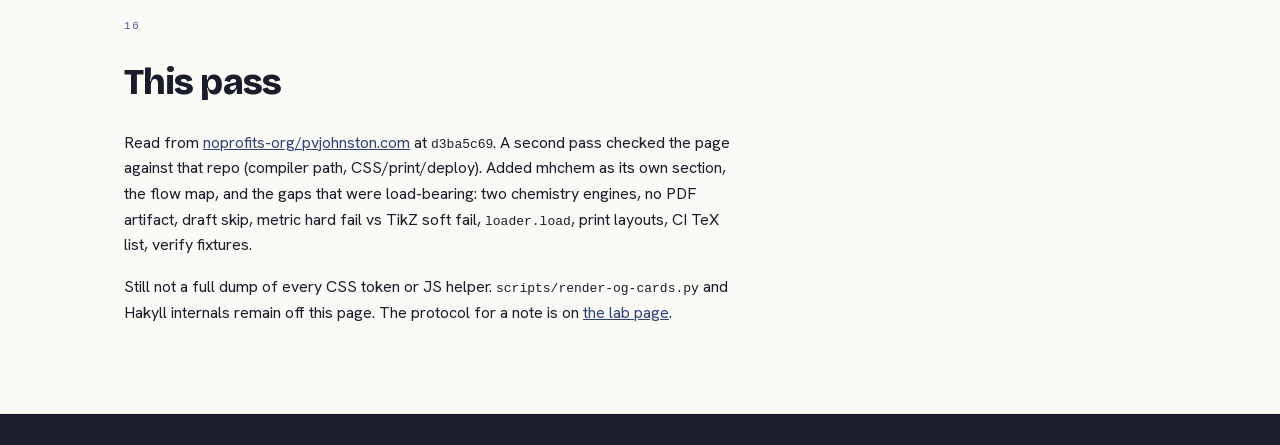
<file: build.html>
<!DOCTYPE html>
<html lang="en">
<head>
  <meta charset="utf-8">
  <meta name="viewport" content="width=device-width, initial-scale=1">
  <title>How the Hakyll build works</title>
  <meta name="description" content="Chunk-by-chunk reading of the Hakyll/Haskell compiler that turns Markdown notes into pvjohnston.com, including TikZ, citations, print CSS, and GitHub Pages deploy.">
  <link rel="stylesheet" href="styles.css">
</head>
<body>
  <a class="skip" href="#main">Skip to content</a>
  <header class="site-header">
    <div class="wrap header-bar">
      <a class="wordmark" href="./">pvjohnston<span>.github.io</span></a>
      <nav class="nav" aria-label="Sections">
        <a href="./">Lab</a>
        <a href="build.html" aria-current="true">The build</a>
        <a class="nav-cta" href="https://pvjohnston.com">pvjohnston.com</a>
      </nav>
    </div>
  </header>

  <main id="main">
    <header class="hero">
      <div class="wrap">
        <p class="kicker">noprofits-org/pvjohnston.com · d3ba5c69</p>
        <h1>How the Hakyll build works</h1>
        <p class="lede">
          The notebook at <a href="https://pvjohnston.com">pvjohnston.com</a>
          is a static site. A post starts as Markdown in
          <code>posts/</code>. The Haskell program <code>site</code> writes
          HTML into <code>_site/</code>. GitHub Actions copies that directory
          to Pages. This page walks the code that does that, file by file.
          First pass against commit <code>d3ba5c69</code>.
        </p>
      </div>
    </header>

    <section class="section" id="map">
      <div class="wrap">
        <p class="kicker">01</p>
        <h2>What sits on disk</h2>
        <p>
          The Cabal package is <code>pvjohnston-site</code>. The executable
          is <code>site</code> (<code>app/site.hs</code>). Almost all of the
          rules live in the library under <code>lib/Blog/</code>.
        </p>
        <ul class="toc">
          <li><a href="#entry">Entry · app/site.hs</a></li>
          <li><a href="#rules">Rules · Blog.Site</a></li>
          <li><a href="#compiler">Post compiler · Blog.Compilers</a></li>
          <li><a href="#citations">Citations</a></li>
          <li><a href="#math">Math · Pandoc and MathJax</a></li>
          <li><a href="#mhchem">mhchem</a></li>
          <li><a href="#tikz">TikZ · Blog.TikZ</a></li>
          <li><a href="#metrics">Metrics · Blog.Metrics</a></li>
          <li><a href="#templates">Templates</a></li>
          <li><a href="#screen">Screen and mobile CSS</a></li>
          <li><a href="#print">Print CSS</a></li>
          <li><a href="#tests">stack test</a></li>
          <li><a href="#verify">verify-*.mjs</a></li>
          <li><a href="#deploy">Deploy · .github/workflows/deploy.yml</a></li>
          <li><a href="#flow">Map · .md to HTML and print</a></li>
        </ul>
        <div class="pair">
          <pre class="pair-code"><span class="file">pvjohnston-site.cabal</span>executable site
  main-is:             site.hs
  hs-source-dirs:      app
  build-depends:       base == 4.*
                     , hakyll >= 4.15
                     , pvjohnston-site
  ghc-options:         -threaded

library
  hs-source-dirs:      lib
  exposed-modules:     Blog.TikZ
                       Blog.Metrics
                       Blog.Compilers
                       Blog.Context
                       Blog.Feed
                       Blog.Site</pre>
          <div class="pair-en">
            <h3>Package layout</h3>
            <ol>
              <li><code>stack exec site build</code> runs this executable.</li>
              <li>GHC is the one pinned by Stackage LTS 23.8 in <code>stack.yaml</code> (GHC 9.8.4, per the workflow comment).</li>
              <li><code>test-suite site-test</code> is a second executable over the same library.</li>
            </ol>
          </div>
        </div>
      </div>
    </section>

    <section class="section" id="entry">
      <div class="wrap">
        <p class="kicker">02</p>
        <h2>Entry</h2>
        <p>
          <code>main</code> looks at one environment variable, then hands
          control to Hakyll.
        </p>
        <div class="pair">
          <pre class="pair-code"><span class="file">app/site.hs</span>main :: IO ()
main = do
  previewDrafts &lt;- isJust &lt;$&gt; lookupEnv "PREVIEW_DRAFTS"
  hakyll (siteRules previewDrafts)</pre>
          <div class="pair-en">
            <h3>What this does</h3>
            <ol>
              <li><code>hakyll</code> is Hakyll’s CLI: <code>build</code>, <code>rebuild</code>, <code>watch</code>, <code>clean</code>.</li>
              <li>If <code>PREVIEW_DRAFTS</code> is set to anything, posts with YAML <code>draft: true</code> (that exact string) are built. CI does not set it. Otherwise they never enter the Hakyll store: no page, listing, feed, or sitemap row. <code>draft: yes</code> still publishes.</li>
              <li>All match/route/compile tables are <code>siteRules</code> in <code>lib/Blog/Site.hs</code>.</li>
            </ol>
          </div>
        </div>
      </div>
    </section>

    <section class="section" id="rules">
      <div class="wrap">
        <p class="kicker">03</p>
        <h2>Rules</h2>
        <p>
          Hakyll is a dependency graph. Each <code>match</code> says: these
          files, this output path, this compiler. A post is one rule among
          several. Static pages (about, résumé, contact, colophon) use plain
          <code>pandocCompiler</code>. Posts use <code>bibtexMathCompiler</code>.
        </p>
        <div class="pair">
          <pre class="pair-code"><span class="file">lib/Blog/Site.hs</span>    match (fromList staticPages) $ do
        route   $ setExtension "html"
        compile $ pandocCompiler
            &gt;&gt;= loadAndApplyTemplate "templates/default.html" baseCtx
            &gt;&gt;= relativizeUrls

    let publishable metadata = previewDrafts || not (isDraft metadata)
    matchMetadata "posts/*" publishable $ do
        route $ setExtension "html"
        compile $ bibtexMathCompiler cslFile bibFile
            &gt;&gt;= saveSnapshot "content"
            &gt;&gt;= loadAndApplyTemplate "templates/post.html"    postCtx
            &gt;&gt;= loadAndApplyTemplate "templates/default.html" postCtx
            &gt;&gt;= relativizeUrls</pre>
          <div class="pair-en">
            <h3>Markdown → HTML path</h3>
            <ol>
              <li><code>setExtension "html"</code> turns <code>posts/2026-08-22-….md</code> into <code>_site/posts/2026-08-22-….html</code>.</li>
              <li>The snapshot named <code>content</code> is the body after Pandoc, before the chrome templates. Atom/RSS take the last 20 of those bodies (the YAML description is overwritten). The home featured reel and <code>hasFigure</code> also read it.</li>
              <li><code>post.html</code> wraps the article. <code>default.html</code> adds <code>&lt;html&gt;</code>, nav, footer, CSS, MathJax.</li>
              <li><code>relativizeUrls</code> rewrites site-root links so a page still works if opened as a file.</li>
            </ol>
          </div>
        </div>
        <p>
          Other rules in the same file, in order of appearance:
        </p>
        <ul>
          <li>Load <code>bib/style.csl</code> and <code>bib/bibliography.bib</code> as Hakyll resources (citation compilers, not pages).</li>
          <li>Copy <code>images/*</code>, <code>js/*</code>, <code>fonts/*</code>, <code>downloads/*</code>, <code>LICENSE</code>.</li>
          <li>Compile <code>research/*/metrics.json</code> with <code>metricsCompiler</code> (parse or fail). Copy <code>research/metrics.schema.json</code>.</li>
          <li>Copy every path listed in each experiment’s <code>PUBLIC_FILES.txt</code>, plus the manifest itself, except paths another rule already owns. A listed path that is missing is dropped here; <code>verify-site.mjs</code> is the gate.</li>
          <li>Compress <code>css/*</code>.</li>
          <li>Build tag pages for tags that appear on at least two posts (metadata scan includes drafts; the list on the page does not). Tag pages are not in the sitemap.</li>
          <li>Build <code>writing.html</code> and <code>archive.html</code> as the same year-grouped listing.</li>
          <li>Fill <code>index.html</code> with up to five figure-having posts in a reel and eight latest rows.</li>
          <li>Write <code>atom.xml</code>, <code>rss.xml</code>, <code>sitemap.xml</code> (posts, index, writing/archive, static pages — not tags or 404).</li>
          <li>Copy <code>404.html</code> and <code>robots.txt</code> (after the sitemap rule).</li>
          <li>Compile <code>templates/*</code> with <code>templateCompiler</code>.</li>
        </ul>
      </div>
    </section>

    <section class="section" id="compiler">
      <div class="wrap">
        <p class="kicker">04</p>
        <h2>The post compiler</h2>
        <p>
          <code>bibtexMathCompiler</code> is the only place a research note
          becomes HTML. The body of the function is one pipeline.
        </p>
        <div class="pair">
          <pre class="pair-code"><span class="file">lib/Blog/Compilers.hs</span>  metrics &lt;- loadPostMetrics

  getResourceBody
    &gt;&gt;= readPandocBiblio readerOptions csl bib
    &gt;&gt;= \pandoc -&gt; do
          withMetrics &lt;- walkM (metricFilter metrics) pandoc
          withTikz &lt;- walkM tikzFilter withMetrics
          return $ writePandocWith writerOptions (walk wrapTables withTikz)</pre>
          <div class="pair-en">
            <h3>Order</h3>
            <ol>
              <li>Read the Markdown, resolving <code>[@citekey]</code> against the CSL + BibTeX already loaded.</li>
              <li>Replace <code>[name]{.metric}</code> spans. A bad span fails the whole Hakyll build. A bad TikZ diagram does not.</li>
              <li>Replace fenced <code>```{.tikzpicture}</code> blocks with inline SVG (or an error box). A <code>\begin{tikzpicture}</code> in prose is not compiled.</li>
              <li>Wrap tables in <code>div.table-scroll</code>.</li>
              <li>Write HTML with MathJax math and pygments highlighting.</li>
            </ol>
          </div>
        </div>
        <p>
          Reader and writer options are not the same list. The reader starts
          from <code>pandocExtensions</code> and adds <code>Ext_raw_html</code>
          and <code>Ext_raw_tex</code> (off by default; needed so
          <code>\ce{…}</code> outside already-tokenized math can survive as
          TeX). The writer adds dollar math, double-backslash math,
          <code>Ext_latex_macros</code>, fenced code, and
          <code>writerHTMLMathMethod = MathJax ""</code>.
          <code>{.metric}</code> is a reader bracketed span.
          Static pages never enter this function, so colophon and about have
          no citations, metrics, or TikZ. They still load MathJax in
          <code>default.html</code>.
        </p>
      </div>
    </section>

    <section class="section" id="citations">
      <div class="wrap">
        <p class="kicker">05</p>
        <h2>Citations</h2>
        <p>
          Hakyll’s <code>readPandocBiblio</code> is Pandoc citeproc. The style
          is ACS (<code>bib/style.csl</code>). The database is
          <code>bib/bibliography.bib</code>, marked <code>merge=union</code>
          in <code>.gitattributes</code> so two branches can append keys.
        </p>
        <div class="pair">
          <pre class="pair-code"><span class="file">lib/Blog/Site.hs</span>cslFile, bibFile :: String
cslFile = "bib/style.csl"
bibFile = "bib/bibliography.bib"
…
    match (fromGlob cslFile) $ compile cslCompiler
    match (fromGlob bibFile) $ compile biblioCompiler</pre>
          <div class="pair-en">
            <h3>In the HTML</h3>
            <ol>
              <li>In-text <code>[@johnson2025]</code> becomes a numbered citation. A missing key typically renders <code>[?]</code>; Hakyll does not fail.</li>
              <li>A heading <code>## References</code> with no extra markup is filled by citeproc. The CSS targets <code>#refs</code> and <code>.csl-entry</code>.</li>
              <li><code>scripts/verify-bib.mjs</code> runs first. It blocks new duplicate keys; a short grandfathered list is still allowed. It cannot catch one paper under two keys.</li>
            </ol>
          </div>
        </div>
      </div>
    </section>

    <section class="section" id="math">
      <div class="wrap">
        <p class="kicker">06</p>
        <h2>Math</h2>
        <p>
          Build time and browse time are split. Pandoc still has
          <code>Ext_tex_math_dollars</code>, so <code>$…$</code> in a post
          becomes <code>\(…\)</code> in the HTML. The browser’s MathJax is
          configured with dollar delimiters off, so leftover
          <code>$300K</code> on a static page is not treated as math.
        </p>
        <div class="pair">
          <pre class="pair-code"><span class="file">js/mathjax-config.js</span>window.MathJax = {
    tex: {
        inlineMath: [['\\\\(', '\\\\)']],
        displayMath: [['\\\\[', '\\\\]']],
        processEscapes: true,
        packages: {'[+]': ['base', 'ams', 'noerrors', 'noundefined', '[tex]/mhchem']},
        tags: 'ams'
    },
    loader: {
        load: ['[tex]/mhchem']
    }
};</pre>
          <div class="pair-en">
            <h3>Where it is loaded</h3>
            <ol>
              <li><code>templates/default.html</code> defers <code>mathjax-config.js</code>, then MathJax 3.2.2. The combined bundle has a Subresource Integrity hash. Extra MathJax files (including mhchem) do not.</li>
              <li>Display math scrolls horizontally (<code>mjx-container</code> in <code>css/default.css</code>).</li>
              <li>TikZ is not MathJax. Diagrams are already SVG before the page is served.</li>
            </ol>
          </div>
        </div>
      </div>
    </section>

    <section class="section" id="mhchem">
      <div class="wrap">
        <p class="kicker">06 · chemistry</p>
        <h2>mhchem</h2>
        <p>
          Chemical formulas and equations use the mhchem command
          <code>\ce{…}</code>. MathJax does not know chemistry by itself.
          There are two engines. They can disagree.
        </p>
        <div class="pair">
          <pre class="pair-code"><span class="file">posts/2025-01-20-chemical-kinetics.markdown</span>$$\ce{2H2O2 -&gt; 2H2O + O2}$$</pre>
          <div class="pair-en">
            <h3>In a sentence</h3>
            <ol>
              <li>Pandoc keeps this as math. The browser’s MathJax loads <code>[tex]/mhchem</code> via <code>loader.load</code> in <code>js/mathjax-config.js</code>.</li>
              <li>LuaLaTeX never sees this line.</li>
            </ol>
          </div>
        </div>
        <div class="pair">
          <pre class="pair-code"><span class="file">lib/Blog/TikZ.hs</span>  , "\\usepackage[version=4]{mhchem}"</pre>
          <div class="pair-en">
            <h3>In a figure</h3>
            <ol>
              <li>A <code>\ce{…}</code> inside a <code>```{.tikzpicture}</code> fence is compiled by LuaLaTeX with mhchem v4 and baked into the SVG.</li>
              <li>MathJax does not typeset that node.</li>
            </ol>
          </div>
        </div>
      </div>
    </section>

    <section class="section" id="tikz">
      <div class="wrap">
        <p class="kicker">07</p>
        <h2>TikZ</h2>
        <p>
          A fenced block tagged <code>tikzpicture</code> is compiled with
          LuaLaTeX and converted with <code>dvisvgm --pdf --no-fonts</code>.
          The SVG is inlined. Only that class hits <code>tikzFilter</code>.
          Posts with no such block never shell out, so a machine without TeX
          can still build the rest of the site.
        </p>
        <div class="pair">
          <pre class="pair-code"><span class="file">lib/Blog/TikZ.hs</span>tikzFilter :: Block -&gt; Compiler Block
tikzFilter (CodeBlock (_, classes, _) contents)
  | "tikzpicture" `elem` classes = do
      result &lt;- unsafeCompiler $ renderTikz (T.unpack contents)
      let html = case result of
            Right svg -&gt; "&lt;div class=\"tikz-figure\"&gt;" ++ inlineSvg svg ++ "&lt;/div&gt;"
            Left err  -&gt; "&lt;div class=\"tikz-error\"&gt;&lt;strong&gt;Diagram failed to render.&lt;/strong&gt;"
                          ++ "&lt;pre&gt;" ++ escapeHtml err ++ "&lt;/pre&gt;&lt;/div&gt;"
      return $ RawBlock (Format "html") (T.pack html)
tikzFilter block = return block</pre>
          <div class="pair-en">
            <h3>Failure and cache</h3>
            <ol>
              <li>A failed diagram does not abort Hakyll. It becomes <code>.tikz-error</code> and a line on stderr. <code>verify-site.mjs</code> later fails CI if the HTML contains the substring <code>class="tikz-error"</code>.</li>
              <li>Only successful SVGs are cached, in <code>_cache/tikz/</code>, keyed by a hash of preamble plus source. Glyph ids use a hash of the source only. Local <code>site clean</code> deletes the cache. CI restores it after checkout.</li>
              <li>If the block already contains <code>\begin{tikzpicture}</code> or <code>\begin{circuitikz}</code>, it is used as-is. Otherwise the filter wraps a picture environment around the body. <code>\standaloneenv{circuitikz}</code> is why schematics crop.</li>
            </ol>
          </div>
        </div>
        <div class="pair">
          <pre class="pair-code"><span class="file">lib/Blog/TikZ.hs</span>  (texCode, texOut, texErr) &lt;- readCreateProcessWithExitCode
    ( (proc "lualatex"
        ["-halt-on-error", "-interaction=nonstopmode", "-output-directory=" ++ dir, texFile])
        { cwd = Just dir }
    )
    ""
…
      (svgCode, svgOut, svgErr) &lt;- readCreateProcessWithExitCode
        ( (proc "dvisvgm" ["--pdf", "--no-fonts", "--output=" ++ svgFile, pdfFile])
            { cwd = Just dir }
        )</pre>
          <div class="pair-en">
            <h3>Id collisions</h3>
            <ol>
              <li><code>dvisvgm</code> reuses glyph ids like <code>g3-66</code> in every file.</li>
              <li>Inlining two SVGs on one page would mix glyphs. <code>namespaceIds</code> prefixes every <code>id</code>, <code>href="#…"</code>, and <code>url(#…)</code> with a hash of that diagram.</li>
              <li>The unit tests in <code>test/Spec.hs</code> cover <code>inlineSvg</code> and <code>namespaceIds</code>.</li>
            </ol>
          </div>
        </div>
        <p>
          The preamble loads <code>tikz</code>, <code>pgfplots</code>,
          <code>amsmath</code>, <code>mhchem</code>, and
          <code>circuitikz</code>. That is why chemistry schemes and circuit
          drawings can live in a Markdown fence.
        </p>
      </div>
    </section>

    <section class="section" id="metrics">
      <div class="wrap">
        <p class="kicker">08</p>
        <h2>Metrics</h2>
        <p>
          Three functions. <code>metricsCompiler</code> validates and
          publishes each <code>research/*/metrics.json</code> (a WIP file
          must not use that name). <code>loadPostMetrics</code> runs on every
          post with <code>experiment:</code>, even with no spans; a missing
          file fails Hakyll. <code>metricFilter</code> walks inlines.
          <code>traceable</code> in templates uses
          <code>loadPostMetricsFor</code> because inside a context field the
          underlying identifier is the page, not the post.
        </p>
        <div class="pair">
          <pre class="pair-code"><span class="file">lib/Blog/Metrics.hs</span>loadPostMetricsFor :: Identifier -&gt; Compiler (Maybe MetricsDocument)
loadPostMetricsFor post = do
  metadata &lt;- getMetadata post
  case lookupString "experiment" metadata of
    Nothing -&gt; pure Nothing
    Just rawSlug -&gt; do
      …
      let metricsPath = "research/" ++ rawSlug ++ "/metrics.json"
      body &lt;- loadBody (fromFilePath metricsPath)</pre>
          <div class="pair-en">
            <h3>In the page</h3>
            <ol>
              <li>A span must be exactly <code>[name]{.metric}</code> with a name like <code>[a-z][a-z0-9_]*</code>. Extra classes fail the whole build. The output class is <code>metric-value</code> with <code>data-metric</code>.</li>
              <li><code>verify-site.mjs</code> flags leftover class token <code>metric</code> (the unresolved form). Fixture pages that must match exact strings are the Brewster and microwave notes, not Hillel.</li>
              <li>Haskell does not re-run Psi4. Node’s <code>verify-metrics.mjs</code> checks hashes, path safety, and that generator <code>--check</code> does not rewrite the file.</li>
            </ol>
          </div>
        </div>
      </div>
    </section>

    <section class="section" id="templates">
      <div class="wrap">
        <p class="kicker">09</p>
        <h2>Templates</h2>
        <p>
          Hakyll templates are HTML with <code>$field$</code> holes.
          <code>post.html</code> is the article (tags, date,
          <code>post-type</code>, <code>status</code>, derived
          <code>traceable</code>, then <code>$body$</code>).
          <code>default.html</code> is the document. Script order:
          theme, topic filter, featured reel, figure cycler, MathJax
          config, code-copy, then MathJax. Share images are chosen in
          <code>Blog.Context</code>: YAML <code>og-image</code>, then
          <code>images/&lt;slug&gt;-og.png</code> if it exists, then the
          figure <code>src</code>, then the branded card.
        </p>
        <div class="pair">
          <pre class="pair-code"><span class="file">templates/post.html</span>    &lt;div class="post-body"&gt;
        $body$
    &lt;/div&gt;

    &lt;div class="post-foot"&gt;
        &lt;a class="back-link" style="margin:0;" href="/writing.html"&gt;← All writing&lt;/a&gt;
        &lt;button type="button" class="print-link" onclick="window.print();"&gt;Print / Save as PDF&lt;/button&gt;
    &lt;/div&gt;</pre>
          <div class="pair-en">
            <h3>default.html</h3>
            <ol>
              <li>Sets <code>data-theme</code> from localStorage or <code>prefers-color-scheme</code> before paint.</li>
              <li>Loads <code>/css/site-theme.css</code> then <code>/css/default.css</code>.</li>
              <li>Loads MathJax, theme toggle, topic filter, featured reel, figure cycler, code-copy.</li>
              <li><code>$body$</code> is the only main content. For a post, that body is already the rendered <code>post.html</code>.</li>
            </ol>
          </div>
        </div>
      </div>
    </section>

    <section class="section" id="screen">
      <div class="wrap">
        <p class="kicker">10</p>
        <h2>Screen and mobile</h2>
        <p>
          Two stylesheets. <code>site-theme.css</code> is tokens, header,
          footer, drawer, buttons. <code>default.css</code> is the notebook:
          home, archive, article, about, résumé, colophon. Screen colors are
          CSS variables. One documented hex exception: TikZ sits on a constant
          light plate because the SVG ink does not flip with the theme.
        </p>
        <div class="pair">
          <pre class="pair-code"><span class="file">css/default.css</span>@media (max-width: 820px) {
  .featured-grid { grid-template-columns: 1fr; gap: 32px; }
}
@media (max-width: 680px) {
  .masthead-inner { padding: 48px 20px 40px; }
  …
  .post { padding: 40px 20px 20px; }
}

.table-scroll {
  overflow-x: auto; -webkit-overflow-scrolling: touch; margin: 0 0 24px;
  scrollbar-width: none; -ms-overflow-style: none;
}</pre>
          <div class="pair-en">
            <h3>What “mobile” is here</h3>
            <ol>
              <li>Below 900px, <code>site-theme.css</code> hides the inline nav and shows the hamburger + drawer.</li>
              <li>Below 820px the home featured grid stacks. Below 680px article padding tightens.</li>
              <li>Wide tables scroll inside <code>.table-scroll</code>, which the compiler inserts. That is HTML+CSS, not a second layout engine.</li>
              <li>Code blocks scroll horizontally. MathJax display math does too.</li>
            </ol>
          </div>
        </div>
      </div>
    </section>

    <section class="section" id="print">
      <div class="wrap">
        <p class="kicker">11</p>
        <h2>Print</h2>
        <p>
          There is no PDF file. CI never writes one. The article is the same
          HTML. Posts have a <code>window.print()</code> button in
          <code>post.html</code>. The résumé has its own button in
          <code>resume.markdown</code>. The colophon has none (browser File
          → Print). Three <code>@media print</code> layouts live in
          <code>css/default.css</code>.
        </p>
        <div class="pair">
          <pre class="pair-code"><span class="file">css/default.css</span>@page { size:letter; margin:0.5in; }
@media print {
  :root, [data-theme="dark"] {
    --display:'Saira Condensed', 'Helvetica Neue', Arial, sans-serif;
    --label:'Barlow Condensed', 'Helvetica Neue', Arial, sans-serif;
    --body:'Helvetica Neue', Arial, sans-serif;
    …
  }
  .np-header, .np-footer, .np-themetoggle, .np-skiplink, .np-scrim, .np-drawer,
  .site-header, .site-footer, .theme-toggle, .back-link, .post-foot,
  .print-link, .copy-button, .archive-link { display:none !important; }

  .post-body h2::before { content:""; position:absolute; left:0; top:0.12em; width:9px; height:9px; background:#362C17 !important; }</pre>
          <div class="pair-en">
            <h3>What changes on paper</h3>
            <ol>
              <li>US Letter, 0.5 in margin. Saira and Barlow load with <code>media="print"</code>. JetBrains Mono is a screen Google Font and is also the print <code>--mono</code>.</li>
              <li>Post print: hide nav/footer/buttons, cream code, square ticks on <code>.post-body h2</code> (Saira/Barlow/Helvetica).</li>
              <li>Résumé print: Arial body, Saira title, hides <code>.resume-print</code>.</li>
              <li>Colophon print: restyles <code>.method-*</code>, keeps Bricolage, does not use the condensed post stack.</li>
            </ol>
          </div>
        </div>
        <p>
          <code>site-theme.css</code> also has a short print rule: hide
          header/footer/theme toggle and force a white body. The article look
          is the longer block in <code>default.css</code>.
        </p>
      </div>
    </section>

    <section class="section" id="tests">
      <div class="wrap">
        <p class="kicker">12</p>
        <h2>stack test</h2>
        <p>
          <code>test/Spec.hs</code> does not run Hakyll. It checks pure
          helpers: SVG inlining, id prefixing, table wrapping, metrics JSON
          parsing and formatting, og:image choice. CI runs it before
          <code>site build</code>.
        </p>
      </div>
    </section>

    <section class="section" id="verify">
      <div class="wrap">
        <p class="kicker">13</p>
        <h2>verify-*.mjs</h2>
        <p>
          Three Node scripts. They are not Hakyll. They run in CI around the
          Haskell build.
        </p>
        <ul>
          <li><code>verify-bib.mjs</code> — duplicate citation keys on the source bib, before the expensive build. A grandfathered set is allowed. One paper under two keys is not caught.</li>
          <li><code>verify-metrics.mjs</code> — after <code>site build</code> in CI: hashes, <code>experiment</code> equals the directory name, path safety, 30s generator timeout, <code>--check</code> must not delete or rewrite the file.</li>
          <li><code>verify-site.mjs</code> — substring <code>class="tikz-error"</code>; leftover class token <code>metric</code> (not <code>metric-value</code>); internal <code>href</code>/<code>src</code>; each <code>PUBLIC_FILES.txt</code> path as a regular file in <code>_site</code>; og/twitter 1200×630 on pages with <code>twitter:card</code>; exact metric strings on <code>posts/2026-07-20-from-script-to-sentence.html</code> and the microwave-oven note.</li>
        </ul>
        <div class="pair">
          <pre class="pair-code"><span class="file">scripts/verify-site.mjs</span>  if (html.includes('class="tikz-error"')) {
    errors.push(`${label}: contains a failed TikZ diagram`);
  }

  const hasUnresolvedMetric = [...html.matchAll(/class="([^"]*)"/g)]
    .some((match) =&gt; match[1].split(/\s+/).includes('metric'));
  if (hasUnresolvedMetric) {
    errors.push(`${label}: contains an unresolved experiment metric`);
  }</pre>
          <div class="pair-en">
            <h3>Why this sits outside Haskell</h3>
            <ol>
              <li>Hakyll can emit a TikZ error box and keep going. The Node check is the gate that refuses to publish it.</li>
              <li>Link checking walks the generated HTML, including relative URLs from <code>relativizeUrls</code>.</li>
            </ol>
          </div>
        </div>
      </div>
    </section>

    <section class="section" id="deploy">
      <div class="wrap">
        <p class="kicker">14</p>
        <h2>Deploy</h2>
        <p>
          One workflow: <code>.github/workflows/deploy.yml</code>. It runs on
          push to <code>main</code>, on pull requests to <code>main</code>,
          and on <code>workflow_dispatch</code>. Pull requests build and
          verify. Only non-PR runs upload Pages.
        </p>
        <div class="pair">
          <pre class="pair-code"><span class="file">.github/workflows/deploy.yml</span>    - name: Build, test, and verify generated output
      run: |
        node scripts/verify-bib.mjs
        stack test
        stack exec site build
        node scripts/verify-metrics.mjs
        node scripts/verify-site.mjs

    - name: Add CNAME and .nojekyll
      if: github.event_name != 'pull_request'
      run: |
        echo "pvjohnston.com" &gt; _site/CNAME
        touch _site/.nojekyll</pre>
          <div class="pair-en">
            <h3>Job shape</h3>
            <ol>
              <li><code>build</code> on ubuntu-latest, 60 minute timeout. Stack from <code>haskell-actions/setup</code>, GHC from the snapshot, not a second setup-installed compiler.</li>
              <li>Caches: Stack keyed on <code>stack.yaml.lock</code> + cabal; apt <code>.deb</code>s; TikZ path <code>_cache/tikz</code> with Actions key including <code>github.run_id</code> (primary key never hits; <code>restore-keys</code> does). Files inside the TikZ cache are content-addressed.</li>
              <li>TeX: <code>texlive-latex-extra</code>, pictures, science, luatex, <code>texlive-plain-generic</code>, <code>texlive-fonts-recommended</code>, <code>dvisvgm</code>, <code>mupdf-tools</code> (mutool, dvisvgm’s PDF backend).</li>
              <li>The checkout has no Hakyll store, so <code>site build</code> is a clean site. The TikZ cache is restored after checkout (the opposite of local <code>site clean</code>).</li>
            </ol>
          </div>
        </div>
        <div class="pair">
          <pre class="pair-code"><span class="file">.github/workflows/deploy.yml</span>  deploy:
    if: github.event_name != 'pull_request'
    needs: build
    …
    permissions:
      pages: write
      id-token: write
    environment:
      name: github-pages
    steps:
    - name: Deploy to GitHub Pages
      id: deployment
      continue-on-error: true
      uses: actions/deploy-pages@v4</pre>
          <div class="pair-en">
            <h3>Pages</h3>
            <ol>
              <li>Source is GitHub Actions, not a <code>gh-pages</code> branch. Comment in the file: force-pushing that branch was flaky.</li>
              <li><code>actions/upload-pages-artifact</code> packs <code>_site</code>. <code>actions/deploy-pages@v4</code> publishes it.</li>
              <li>Concurrency group <code>pages</code>, <code>cancel-in-progress: false</code>.</li>
              <li>If deploy fails, the workflow sleeps 30 seconds and retries once. Comment: the Pages backend has rejected a fresh artifact with no diagnostics; a rerun of the same tarball then succeeded.</li>
            </ol>
          </div>
        </div>
      </div>
    </section>

    <section class="section" id="flow">
      <div class="wrap">
        <p class="kicker">15</p>
        <h2>Map · .md to HTML and print</h2>
        <p>
          One Markdown file does not have a single destination. Branches
          below are the ones in the compiler and CI. There is no generated
          PDF; print is the same HTML plus CSS.
        </p>
        <p class="flow-legend">
          <span><b class="lg-run"></b> runs</span>
          <span><b class="lg-exit"></b> exit / fail</span>
          <span><b class="lg-browser"></b> browser only</span>
        </p>
        <ol class="flow">
          <li>
            <h3>Source</h3>
            <p><code>posts/*.md</code> or a static page (<code>about.markdown</code>, <code>resume.markdown</code>, <code>contact.markdown</code>, <code>colophon.markdown</code>).</p>
          </li>
          <li class="exit">
            <h3>Exit · draft</h3>
            <p>If YAML is exactly <code>draft: true</code> and <code>PREVIEW_DRAFTS</code> is unset, the file never enters the store. No HTML, listing, feed, or sitemap row. CI does not set the env.</p>
          </li>
          <li>
            <h3>Branch · static page</h3>
            <p><code>pandocCompiler</code> → <code>templates/default.html</code> only. No citeproc, metrics, TikZ, or <code>post.html</code>. Still gets MathJax chrome. Résumé print CSS applies if you print that page.</p>
          </li>
          <li>
            <h3>Branch · post</h3>
            <p><code>bibtexMathCompiler</code>, then snapshot, then two templates.</p>
            <ul class="kids">
              <li>Citations: <code>[@key]</code> → numbered, or <code>[?]</code> if missing. Does not fail Hakyll. Duplicate keys: <code>verify-bib.mjs</code> first.</li>
              <li>Metrics: YAML <code>experiment:</code> loads <code>research/&lt;slug&gt;/metrics.json</code>. Missing file or bad <code>[name]{.metric}</code> → Hakyll <code>fail</code> (whole build).</li>
              <li>TikZ: class <code>tikzpicture</code> only → LuaLaTeX + mhchem v4 + <code>dvisvgm</code> → inline SVG. Failure → <code>.tikz-error</code>, Hakyll continues.</li>
              <li>Math in prose: Pandoc emits <code>\(…\)</code> / <code>\[…\]</code> (including from <code>$…$</code>).</li>
              <li>Chemistry in prose: <code>\ce{…}</code> stays TeX for the browser. Not LuaLaTeX.</li>
              <li>Tables wrap in <code>.table-scroll</code>. pygments on code.</li>
            </ul>
          </li>
          <li>
            <h3>_site HTML</h3>
            <p><code>posts/….html</code> plus copied images, CSS, JS, fonts, allowlisted <code>research/</code> files, feeds, sitemap.</p>
          </li>
          <li class="exit">
            <h3>Exit · CI after build</h3>
            <p><code>verify-metrics.mjs</code> (hashes). <code>verify-site.mjs</code>: leftover <code>tikz-error</code> or class <code>metric</code>, missing links, missing allowlisted files, fixture metric strings, og:image size. A TikZ miss that Hakyll swallowed dies here.</p>
          </li>
          <li class="exit">
            <h3>Exit · pull request</h3>
            <p>Build and verify only. No CNAME, no Pages artifact, no deploy.</p>
          </li>
          <li>
            <h3>main · Pages</h3>
            <p>Write <code>_site/CNAME</code> and <code>.nojekyll</code>. Upload artifact. <code>deploy-pages@v4</code>. On failure, sleep 30s and retry once.</p>
          </li>
          <li class="browser">
            <h3>Browser · MathJax + mhchem</h3>
            <p>Config, then MathJax 3.2.2. <code>loader.load ['[tex]/mhchem']</code>. Dollars off at this layer. Typesets body math and <code>\ce{…}</code>. Does not re-touch TikZ SVG.</p>
          </li>
          <li class="browser">
            <h3>Browser · print</h3>
            <p><code>window.print()</code> or File → Print. Same HTML. Post / résumé / colophon each have their own <code>@media print</code> block. No <code>.pdf</code> is written to disk.</p>
          </li>
        </ol>
      </div>
    </section>

    <section class="section" id="pass">
      <div class="wrap">
        <p class="kicker">16</p>
        <h2>This pass</h2>
        <p>
          Read from
          <a href="https://github.com/noprofits-org/pvjohnston.com">noprofits-org/pvjohnston.com</a>
          at <code>d3ba5c69</code>. A second pass checked the page against
          that repo (compiler path, CSS/print/deploy). Added mhchem as its
          own section, the flow map, and the gaps that were load-bearing:
          two chemistry engines, no PDF artifact, draft skip, metric hard
          fail vs TikZ soft fail, <code>loader.load</code>, print layouts,
          CI TeX list, verify fixtures.
        </p>
        <p>
          Still not a full dump of every CSS token or JS helper.
          <code>scripts/render-og-cards.py</code> and Hakyll internals remain
          off this page. The protocol for a note is on
          <a href="./">the lab page</a>.
        </p>
      </div>
    </section>
  </main>

  <footer>
    <div class="wrap">
      <p class="footer-word">pvjohnston.github.io</p>
      <p>
        First pass of the build notes. Source commit
        <code>d3ba5c69</code>.
        <a href="SOURCES.md">SOURCES.md</a>.
      </p>
    </div>
  </footer>
  <script src="main.js"></script>
</body>
</html>
</file>
<file: styles.css>
/* pvjohnston.github.io — lab explainer.
   Tokens follow the notebook (css/site-theme.css). Original layout.
   Do not load Google Fonts. */

@font-face {
  font-family: "Bricolage Grotesque";
  font-style: normal;
  font-weight: 400 800;
  font-display: swap;
  src: url("fonts/bricolage-grotesque.woff2") format("woff2");
}

@font-face {
  font-family: "Hanken Grotesk";
  font-style: normal;
  font-weight: 400 700;
  font-display: swap;
  src: url("fonts/hanken-grotesk.woff2") format("woff2");
}

:root {
  --accent: #465c9b;
  --accent-deep: #2f417a;
  --on-accent: #ffffff;
  --sky-soft: #dde4f4;
  --sky-tint: #eef1f8;
  --forest: #232a48;
  --mint: #b8c4ee;
  --terracotta: #b76842;
  --cream: #f5f2ea;
  --offwhite: #fbfaf6;
  --white: #ffffff;
  --border: #ece6da;
  --border-strong: #dcd5c8;
  --ink: #1a1d2b;
  --text: #1a1d2b;
  --slate: #454b61;
  --muted: #5d6376;
  --faint: #6d7282;
  --header-veil: rgba(245, 242, 234, 0.92);
  --font-display: "Bricolage Grotesque", system-ui, sans-serif;
  --font-body: "Hanken Grotesk", system-ui, sans-serif;
  --font-mono: "JetBrains Mono", ui-monospace, SFMono-Regular, Menlo, monospace;
  --max: 1080px;
  --read: 760px;
}

*,
*::before,
*::after { box-sizing: border-box; }

html { scroll-behavior: smooth; }

@media (prefers-reduced-motion: reduce) {
  html { scroll-behavior: auto; }
  *, *::before, *::after {
    animation-duration: 0.001ms !important;
    animation-iteration-count: 1 !important;
    transition-duration: 0.001ms !important;
  }
}

body {
  margin: 0;
  font-family: var(--font-body);
  color: var(--text);
  background: var(--cream);
  line-height: 1.6;
  -webkit-font-smoothing: antialiased;
}

img { max-width: 100%; height: auto; }

a { color: var(--accent-deep); }
a:hover { color: var(--accent); }

:focus-visible {
  outline: 2px solid var(--accent);
  outline-offset: 3px;
}

.skip {
  position: absolute;
  left: 8px;
  top: -60px;
  z-index: 200;
  background: var(--accent-deep);
  color: var(--cream);
  font-weight: 600;
  padding: 10px 16px;
  text-decoration: none;
}
.skip:focus { top: 0; }

.wrap {
  width: 100%;
  max-width: var(--max);
  margin: 0 auto;
  padding: 0 24px;
}

.site-header {
  position: sticky;
  top: 0;
  z-index: 50;
  background: var(--header-veil);
  backdrop-filter: blur(10px);
  border-bottom: 1px solid var(--border);
}

.header-bar {
  display: flex;
  align-items: center;
  justify-content: space-between;
  gap: 16px;
  padding: 12px 0;
  flex-wrap: wrap;
}

.wordmark {
  font-family: var(--font-display);
  font-weight: 700;
  font-size: 18px;
  letter-spacing: -0.01em;
  text-decoration: none;
  color: var(--text);
  white-space: nowrap;
}
.wordmark span { color: var(--accent); }

.nav {
  display: flex;
  flex-wrap: wrap;
  gap: 6px 14px;
  align-items: center;
}

.nav a {
  font-family: var(--font-mono);
  font-size: 11px;
  letter-spacing: 0.08em;
  text-transform: uppercase;
  text-decoration: none;
  color: var(--muted);
  padding: 8px 0;
}
.nav a:hover,
.nav a[aria-current="true"] { color: var(--accent-deep); }

.nav-cta {
  font-family: var(--font-mono);
  font-size: 12px;
  text-decoration: none;
  color: var(--on-accent);
  background: var(--accent);
  padding: 8px 12px;
  border-radius: 2px;
}
.nav-cta:hover { color: var(--on-accent); filter: brightness(1.05); }

.hero {
  padding: 64px 0 48px;
  border-bottom: 1px solid var(--border);
}
.kicker {
  font-family: var(--font-mono);
  font-size: 11px;
  letter-spacing: 0.16em;
  text-transform: uppercase;
  color: var(--accent);
  margin: 0 0 18px;
}
.hero h1 {
  font-family: var(--font-display);
  font-weight: 800;
  font-size: clamp(32px, 5.5vw, 52px);
  line-height: 1.08;
  letter-spacing: -0.025em;
  margin: 0 0 20px;
  max-width: 18ch;
  text-wrap: balance;
}
.hero h1 em { font-style: italic; color: var(--accent); }
.lede {
  font-size: 19px;
  line-height: 1.55;
  color: var(--muted);
  max-width: 62ch;
  margin: 0;
}

.section {
  padding: 72px 0;
  border-bottom: 1px solid var(--border);
}
.section:nth-child(even) { background: var(--offwhite); }
.section .wrap { padding-top: 0; padding-bottom: 0; }
.section h2 {
  font-family: var(--font-display);
  font-weight: 800;
  font-size: clamp(26px, 3.4vw, 36px);
  letter-spacing: -0.02em;
  margin: 0 0 18px;
  text-wrap: balance;
}
.section p { max-width: 68ch; }
.section p + p { margin-top: 1em; }

.term {
  border-bottom: 1px dashed var(--accent);
  cursor: help;
}

.cards {
  display: grid;
  grid-template-columns: 1fr;
  gap: 14px;
  margin: 28px 0 0;
}
@media (min-width: 700px) {
  .cards-2 { grid-template-columns: 1fr 1fr; }
  .cards-4 { grid-template-columns: 1fr 1fr; }
}
@media (min-width: 1000px) {
  .cards-4 { grid-template-columns: repeat(4, 1fr); }
}

.card {
  background: var(--white);
  border: 1px solid var(--border);
  border-radius: 4px;
  padding: 18px 18px 16px;
}
.card h3 {
  font-family: var(--font-display);
  font-size: 18px;
  margin: 0 0 8px;
}
.card p { margin: 0; font-size: 15px; color: var(--slate); }
.card .who {
  font-family: var(--font-mono);
  font-size: 11px;
  letter-spacing: 0.1em;
  text-transform: uppercase;
  color: var(--accent);
  margin-bottom: 8px;
}

.pipeline {
  display: grid;
  gap: 0;
  margin: 32px 0 8px;
  border: 1px solid var(--border-strong);
  border-radius: 4px;
  overflow: hidden;
  background: var(--white);
}
.step {
  display: grid;
  grid-template-columns: 3.5rem 1fr;
  gap: 12px;
  padding: 14px 16px;
  border-top: 1px solid var(--border);
  align-items: start;
}
.step:first-child { border-top: none; }
.step-n {
  font-family: var(--font-mono);
  font-size: 12px;
  color: var(--accent);
  padding-top: 3px;
}
.step h3 {
  font-family: var(--font-display);
  font-size: 17px;
  margin: 0 0 4px;
}
.step p { margin: 0; font-size: 15px; color: var(--slate); }
.step.gate {
  background: var(--sky-tint);
  border-left: 3px solid var(--accent);
}
.step.pending {
  opacity: 0.62;
}
.step.pending .step-n {
  color: var(--muted);
}
.step.pending.gate {
  background: transparent;
  border-left-color: var(--border);
}

.pair {
  display: grid;
  grid-template-columns: 1fr;
  gap: 0;
  margin: 28px 0 8px;
  border: 1px solid var(--border-strong);
  border-radius: 4px;
  overflow: hidden;
}
@media (min-width: 860px) {
  .pair { grid-template-columns: 1.15fr 0.85fr; }
}
.pair-code {
  margin: 0;
  padding: 16px 18px;
  background: var(--ink);
  color: #e8eaf2;
  font-family: var(--font-mono);
  font-size: 12.5px;
  line-height: 1.55;
  overflow-x: auto;
  white-space: pre-wrap;
}
.pair-code .file {
  display: block;
  color: var(--mint);
  margin-bottom: 10px;
  letter-spacing: 0.04em;
}
.pair-en {
  padding: 16px 18px;
  background: var(--white);
}
.pair-en h3 {
  font-family: var(--font-mono);
  font-size: 11px;
  letter-spacing: 0.12em;
  text-transform: uppercase;
  color: var(--faint);
  margin: 0 0 10px;
}
.pair-en ol { margin: 0; padding-left: 1.2em; }
.pair-en li { margin-bottom: 8px; font-size: 14.5px; color: var(--slate); }

.toc {
  list-style: none;
  padding: 0;
  margin: 28px 0 0;
  max-width: 68ch;
  columns: 1;
}
@media (min-width: 700px) {
  .toc { columns: 2; }
}
.toc li { break-inside: avoid; margin: 0 0 8px; }
.toc a {
  font-family: var(--font-mono);
  font-size: 12px;
  letter-spacing: 0.02em;
  text-decoration: none;
  color: var(--accent-deep);
}
.toc a:hover { color: var(--accent); }

.flow-legend {
  display: flex;
  flex-wrap: wrap;
  gap: 14px 20px;
  margin: 20px 0 0;
  font-family: var(--font-mono);
  font-size: 11px;
  letter-spacing: 0.04em;
  text-transform: uppercase;
  color: var(--faint);
}
.flow-legend b {
  display: inline-block;
  width: 8px;
  height: 8px;
  border-radius: 50%;
  margin-right: 6px;
  vertical-align: 1px;
}
.lg-run { background: var(--accent); }
.lg-exit { background: var(--terracotta); }
.lg-browser { background: var(--forest); }

.flow {
  list-style: none;
  margin: 28px 0 0;
  padding: 0 0 0 18px;
  border-left: 2px solid var(--border-strong);
  max-width: 72ch;
}
.flow > li {
  position: relative;
  padding: 12px 0 14px 22px;
}
.flow > li::before {
  content: "";
  position: absolute;
  left: -22px;
  top: 18px;
  width: 8px;
  height: 8px;
  border-radius: 50%;
  background: var(--accent);
  box-shadow: 0 0 0 3px var(--cream);
}
.flow .exit::before { background: var(--terracotta); }
.flow .browser::before { background: var(--forest); }
.flow h3 {
  font-family: var(--font-display);
  font-size: 17px;
  margin: 0 0 4px;
}
.flow p {
  margin: 0;
  font-size: 15px;
  color: var(--slate);
  max-width: none;
}
.flow .kids {
  list-style: none;
  margin: 10px 0 0;
  padding: 0 0 0 14px;
  border-left: 2px solid var(--sky-soft);
}
.flow .kids li {
  position: relative;
  padding: 6px 0 6px 14px;
  font-size: 14.5px;
  color: var(--slate);
}
.flow .kids li::before {
  content: "";
  position: absolute;
  left: -5px;
  top: 13px;
  width: 6px;
  height: 6px;
  border-radius: 50%;
  background: var(--sky-mid, #7185bd);
}

.note {
  margin: 28px 0 0;
  padding: 14px 16px;
  border-left: 3px solid var(--terracotta);
  background: var(--white);
  font-size: 15px;
  color: var(--slate);
  max-width: 68ch;
}
.note strong { color: var(--text); }

.badge-row { display: flex; flex-wrap: wrap; gap: 8px; margin: 18px 0 8px; }
.badge {
  font-family: var(--font-mono);
  font-size: 10px;
  letter-spacing: 0.08em;
  text-transform: uppercase;
  padding: 3px 8px;
  border-radius: 2px;
  border: 1px solid var(--border-strong);
  color: var(--muted);
}
.badge-research { color: var(--accent); border-color: var(--accent); }
.badge-understanding { color: var(--terracotta); border-color: var(--terracotta); }
.badge-falsified { color: #a54e2d; border-color: #a54e2d; }
.badge-traceable::before {
  content: "";
  display: inline-block;
  width: 5px;
  height: 5px;
  border-radius: 50%;
  background: #2a7a4b;
  margin-right: 5px;
  vertical-align: 1px;
}

footer {
  background: var(--ink);
  color: #aeb4c4;
  padding: 40px 0 32px;
  font-size: 14px;
}
footer a { color: #f4f1ea; }
footer p { max-width: 62ch; margin: 0 0 12px; }
.footer-word {
  font-family: var(--font-display);
  font-weight: 700;
  color: #f4f1ea;
  margin-bottom: 12px;
}
</file>
